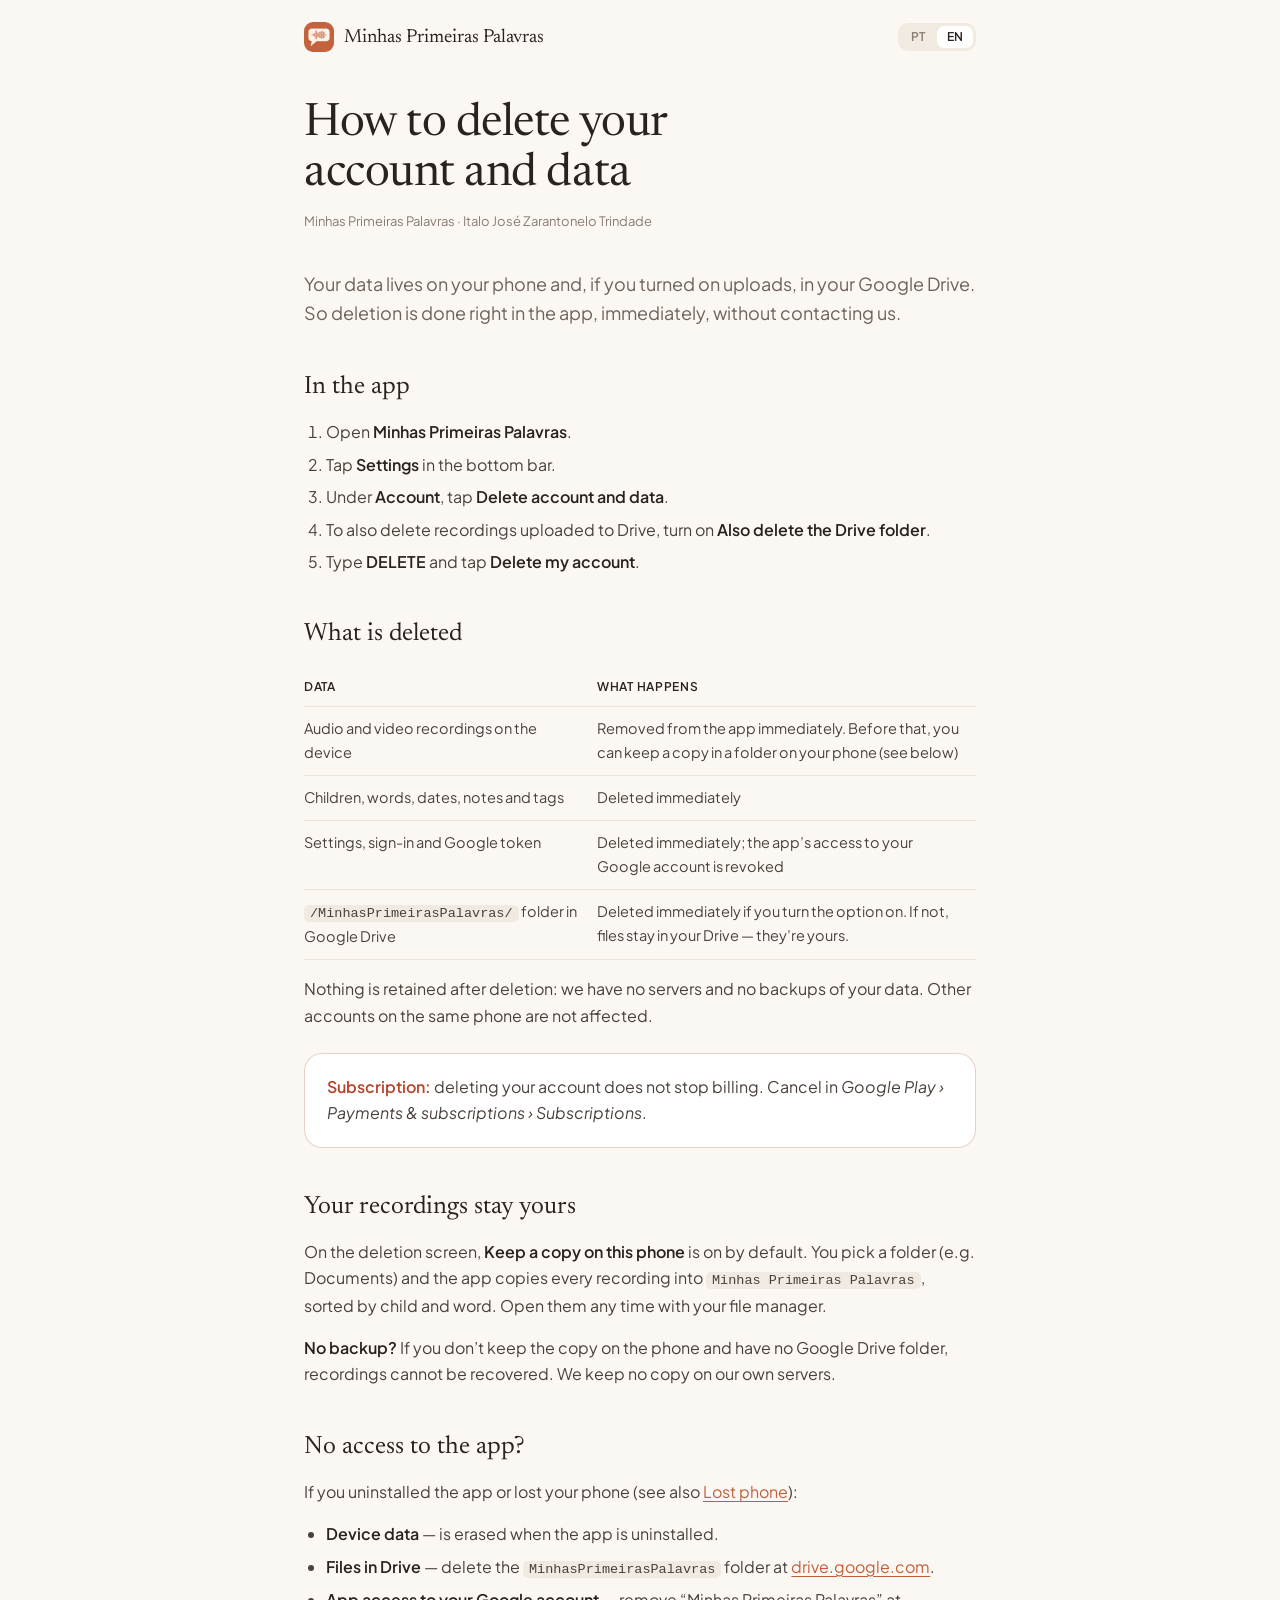
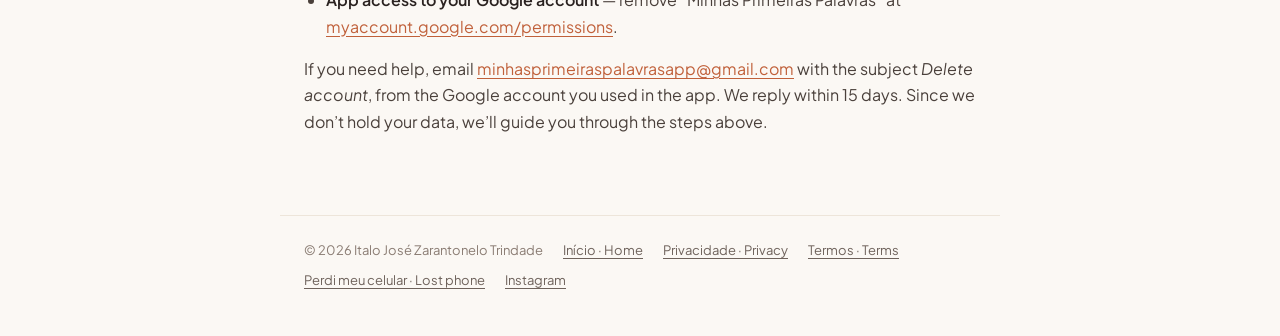
<file: excluir-conta.html>
<!doctype html>
<html lang="pt-BR">
<head>
<meta charset="utf-8">
<meta name="viewport" content="width=device-width, initial-scale=1">
<title>Excluir conta · Minhas Primeiras Palavras</title>
<link rel="icon" href="img/logo.png">
<link rel="stylesheet" href="style.css">
</head>
<body>
<header class="top">
  <a class="brand" href="./"><img class="mark" src="img/logo.png" alt="">Minhas Primeiras Palavras</a>
  <div class="lang"><button data-l="pt">PT</button><button data-l="en">EN</button></div>
</header>

<main>
<article lang="pt-BR">
  <h1>Como excluir sua conta e seus dados</h1>
  <p class="meta">Minhas Primeiras Palavras · <span>Italo José Zarantonelo Trindade</span></p>

  <p class="lead">Seus dados ficam no seu celular e, se você ativou o envio, no seu Google Drive. Por isso a exclusão é feita no próprio app, na hora, sem precisar falar com a gente.</p>

  <h2>Pelo app</h2>
  <ol>
    <li>Abra o <strong>Minhas Primeiras Palavras</strong>.</li>
    <li>Toque em <strong>Ajustes</strong>, na barra inferior.</li>
    <li>Em <strong>Conta</strong>, toque em <strong>Excluir conta e dados</strong>.</li>
    <li>Se quiser apagar também as gravações enviadas ao Drive, ligue <strong>Apagar também a pasta do Drive</strong>.</li>
    <li>Digite <strong>EXCLUIR</strong> e toque em <strong>Excluir minha conta</strong>.</li>
  </ol>

  <h2>O que é apagado</h2>
  <table>
    <tr><th>Dado</th><th>O que acontece</th></tr>
    <tr><td>Gravações de áudio e vídeo no aparelho</td><td>Apagadas do app na hora. Antes, você pode guardar uma cópia numa pasta do celular (veja abaixo)</td></tr>
    <tr><td>Crianças, palavras, datas, observações e etiquetas</td><td>Apagadas na hora</td></tr>
    <tr><td>Ajustes, login e token do Google</td><td>Apagados na hora; o acesso do app à sua conta Google é revogado</td></tr>
    <tr><td>Pasta <code>/MinhasPrimeirasPalavras/</code> no Google Drive</td><td>Apagada na hora, se você ligar a opção. Se não ligar, os arquivos continuam no seu Drive — são seus.</td></tr>
  </table>
  <p>Nada é mantido depois da exclusão: não temos servidor nem cópias de segurança dos seus dados. Os dados de outras contas no mesmo celular não são afetados.</p>

  <div class="box warn">
    <p><strong>Assinatura:</strong> excluir a conta não cancela a cobrança. Cancele em <em>Google Play › Pagamentos e assinaturas › Assinaturas</em>.</p>
  </div>

  <h2>Suas gravações continuam suas</h2>
  <p>Na tela de exclusão, a opção <strong>Guardar uma cópia no celular</strong> vem ligada. Você escolhe uma pasta (ex.: Documentos) e o app copia todas as gravações para <code>Minhas Primeiras Palavras</code>, separadas por criança e palavra. Depois é só abrir pelo gerenciador de arquivos.</p>
  <p><strong>Sem backup?</strong> Se você não guardar a cópia no celular e não tiver a pasta no Google Drive, as gravações não podem ser recuperadas. Não guardamos cópia em servidor próprio.</p>

  <h2>Sem acesso ao app?</h2>
  <p>Se você desinstalou o app ou perdeu o celular (veja também <a href="perdi-celular.html">Perdi meu celular</a>):</p>
  <ul>
    <li><strong>Dados do aparelho</strong> — são apagados quando o app é desinstalado.</li>
    <li><strong>Arquivos no Drive</strong> — apague a pasta <code>MinhasPrimeirasPalavras</code> em <a href="https://drive.google.com">drive.google.com</a>.</li>
    <li><strong>Acesso do app à sua conta Google</strong> — remova “Minhas Primeiras Palavras” em <a href="https://myaccount.google.com/permissions">myaccount.google.com/permissions</a>.</li>
  </ul>
  <p>Se precisar de ajuda, escreva para <a href="mailto:minhasprimeiraspalavrasapp@gmail.com">minhasprimeiraspalavrasapp@gmail.com</a> com o assunto <em>Excluir conta</em>, usando o e-mail da conta Google usada no app. Respondemos em até 15 dias. Como não guardamos seus dados, vamos orientar você nos passos acima.</p>
</article>

<article lang="en">
  <h1>How to delete your account and data</h1>
  <p class="meta">Minhas Primeiras Palavras · <span>Italo José Zarantonelo Trindade</span></p>

  <p class="lead">Your data lives on your phone and, if you turned on uploads, in your Google Drive. So deletion is done right in the app, immediately, without contacting us.</p>

  <h2>In the app</h2>
  <ol>
    <li>Open <strong>Minhas Primeiras Palavras</strong>.</li>
    <li>Tap <strong>Settings</strong> in the bottom bar.</li>
    <li>Under <strong>Account</strong>, tap <strong>Delete account and data</strong>.</li>
    <li>To also delete recordings uploaded to Drive, turn on <strong>Also delete the Drive folder</strong>.</li>
    <li>Type <strong>DELETE</strong> and tap <strong>Delete my account</strong>.</li>
  </ol>

  <h2>What is deleted</h2>
  <table>
    <tr><th>Data</th><th>What happens</th></tr>
    <tr><td>Audio and video recordings on the device</td><td>Removed from the app immediately. Before that, you can keep a copy in a folder on your phone (see below)</td></tr>
    <tr><td>Children, words, dates, notes and tags</td><td>Deleted immediately</td></tr>
    <tr><td>Settings, sign-in and Google token</td><td>Deleted immediately; the app’s access to your Google account is revoked</td></tr>
    <tr><td><code>/MinhasPrimeirasPalavras/</code> folder in Google Drive</td><td>Deleted immediately if you turn the option on. If not, files stay in your Drive — they’re yours.</td></tr>
  </table>
  <p>Nothing is retained after deletion: we have no servers and no backups of your data. Other accounts on the same phone are not affected.</p>

  <div class="box warn">
    <p><strong>Subscription:</strong> deleting your account does not stop billing. Cancel in <em>Google Play › Payments &amp; subscriptions › Subscriptions</em>.</p>
  </div>

  <h2>Your recordings stay yours</h2>
  <p>On the deletion screen, <strong>Keep a copy on this phone</strong> is on by default. You pick a folder (e.g. Documents) and the app copies every recording into <code>Minhas Primeiras Palavras</code>, sorted by child and word. Open them any time with your file manager.</p>
  <p><strong>No backup?</strong> If you don’t keep the copy on the phone and have no Google Drive folder, recordings cannot be recovered. We keep no copy on our own servers.</p>

  <h2>No access to the app?</h2>
  <p>If you uninstalled the app or lost your phone (see also <a href="perdi-celular.html">Lost phone</a>):</p>
  <ul>
    <li><strong>Device data</strong> — is erased when the app is uninstalled.</li>
    <li><strong>Files in Drive</strong> — delete the <code>MinhasPrimeirasPalavras</code> folder at <a href="https://drive.google.com">drive.google.com</a>.</li>
    <li><strong>App access to your Google account</strong> — remove “Minhas Primeiras Palavras” at <a href="https://myaccount.google.com/permissions">myaccount.google.com/permissions</a>.</li>
  </ul>
  <p>If you need help, email <a href="mailto:minhasprimeiraspalavrasapp@gmail.com">minhasprimeiraspalavrasapp@gmail.com</a> with the subject <em>Delete account</em>, from the Google account you used in the app. We reply within 15 days. Since we don’t hold your data, we’ll guide you through the steps above.</p>
</article>
</main>

<footer>
  <span>© 2026 <span>Italo José Zarantonelo Trindade</span></span>
  <a href="./">Início · Home</a>
  <a href="privacidade.html">Privacidade · Privacy</a>
  <a href="termos.html">Termos · Terms</a>
  <a href="perdi-celular.html">Perdi meu celular · Lost phone</a>
  <a href="https://www.instagram.com/minhasprimeiraspalavrasapp/" target="_blank" rel="noopener">Instagram</a>
</footer>
<script src="site.js?v=2"></script>
</body>
</html>
</file>
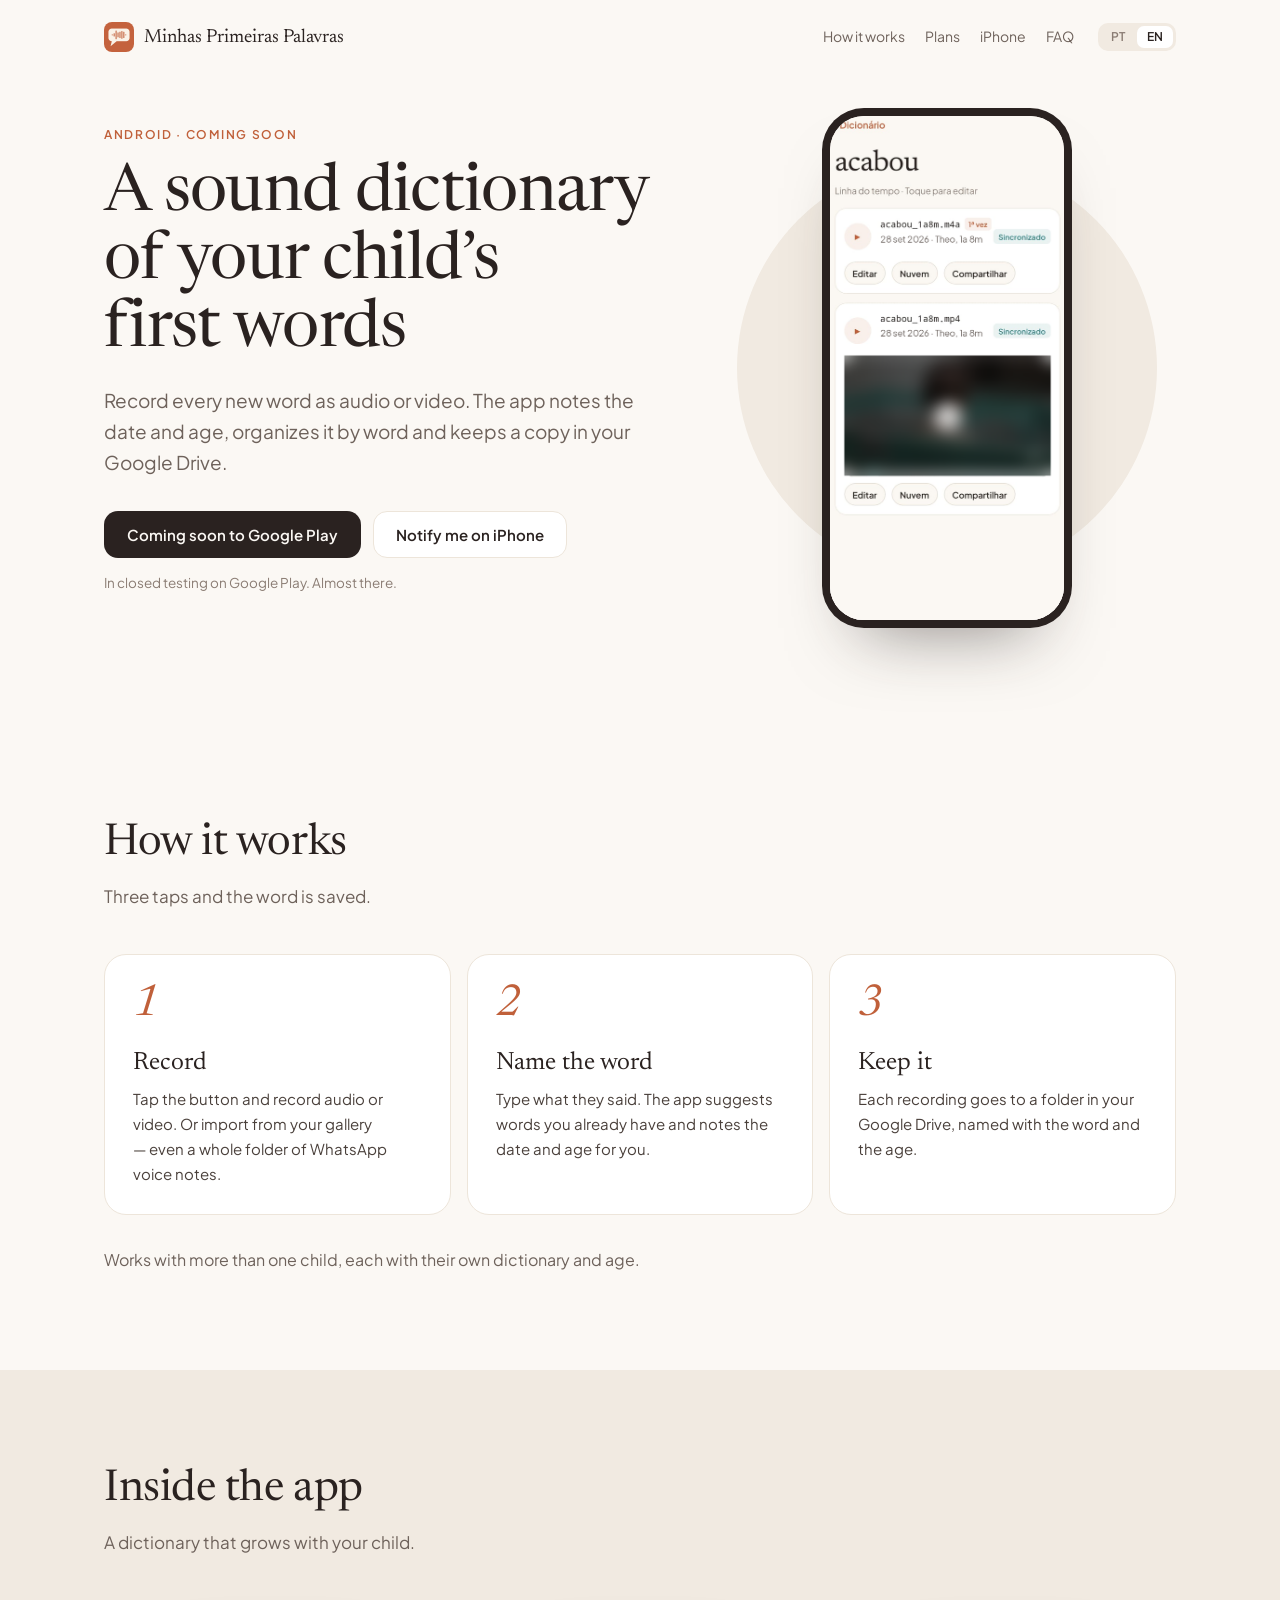
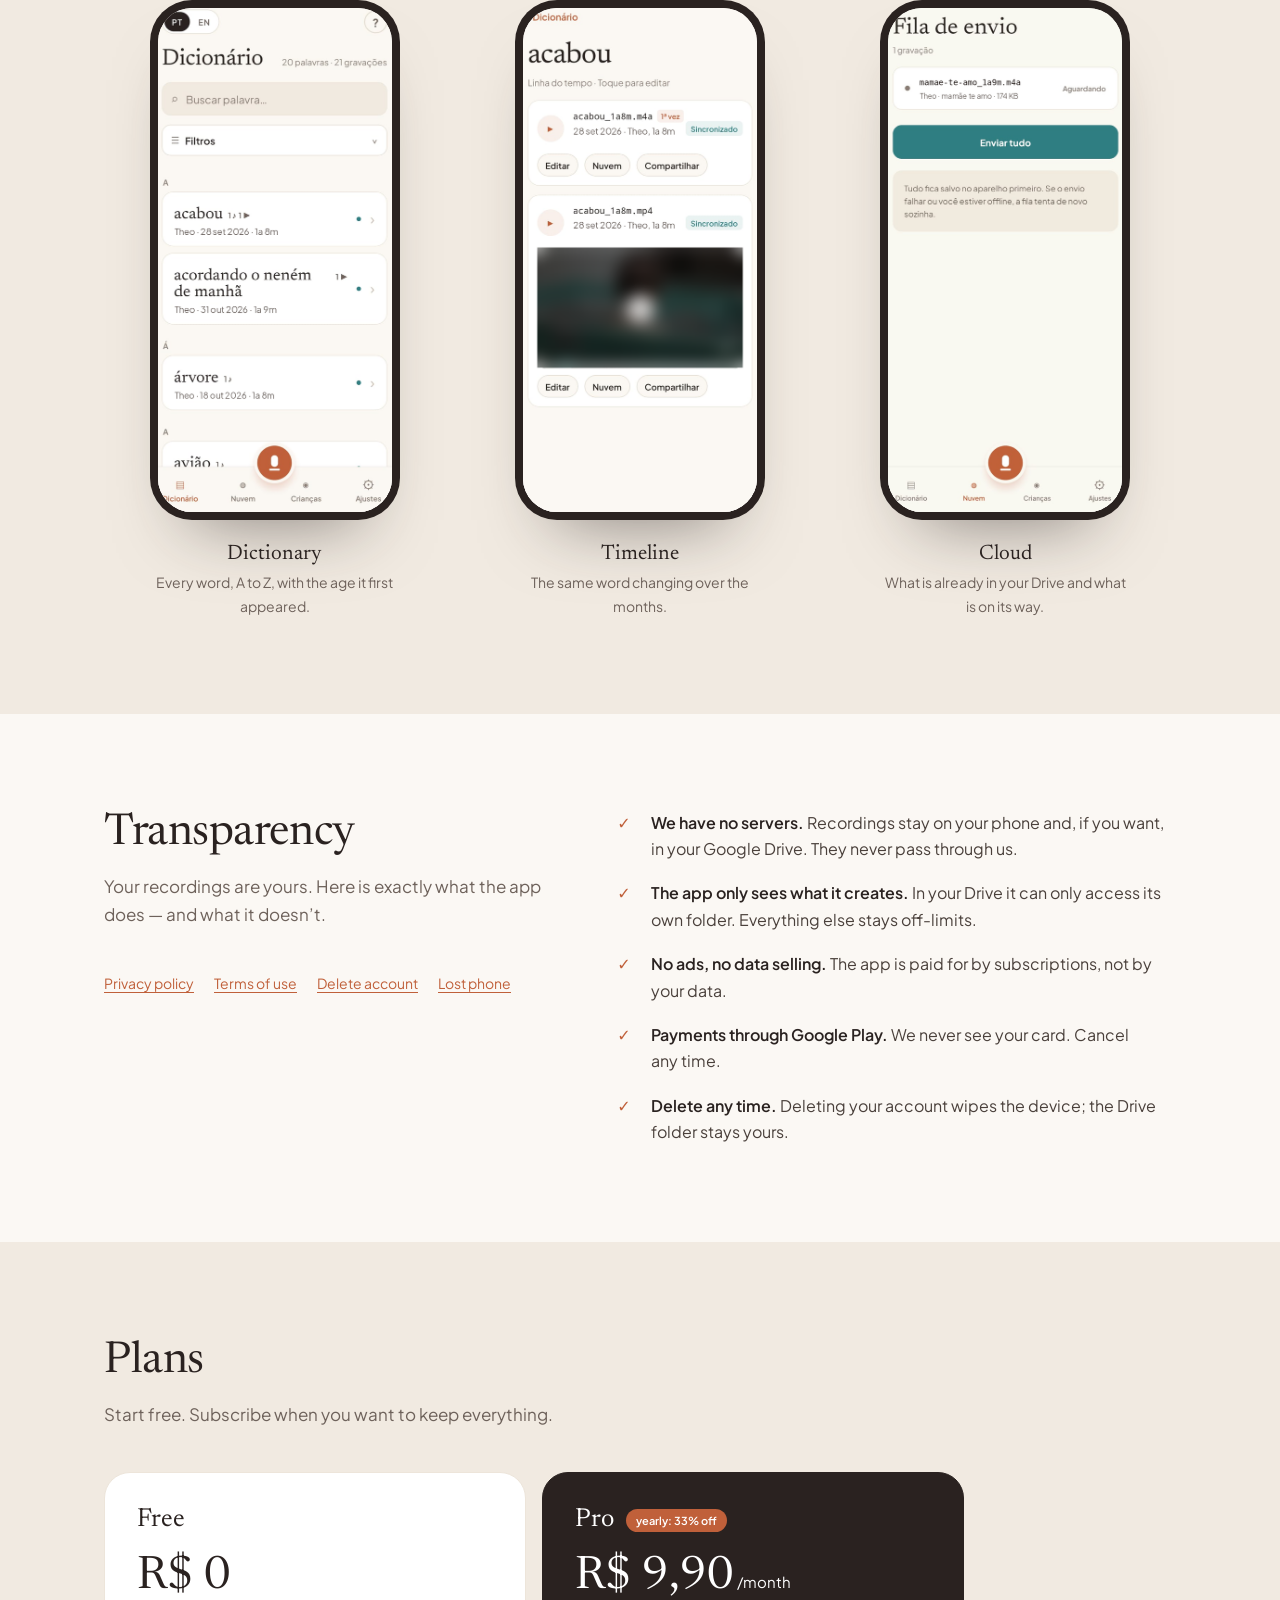
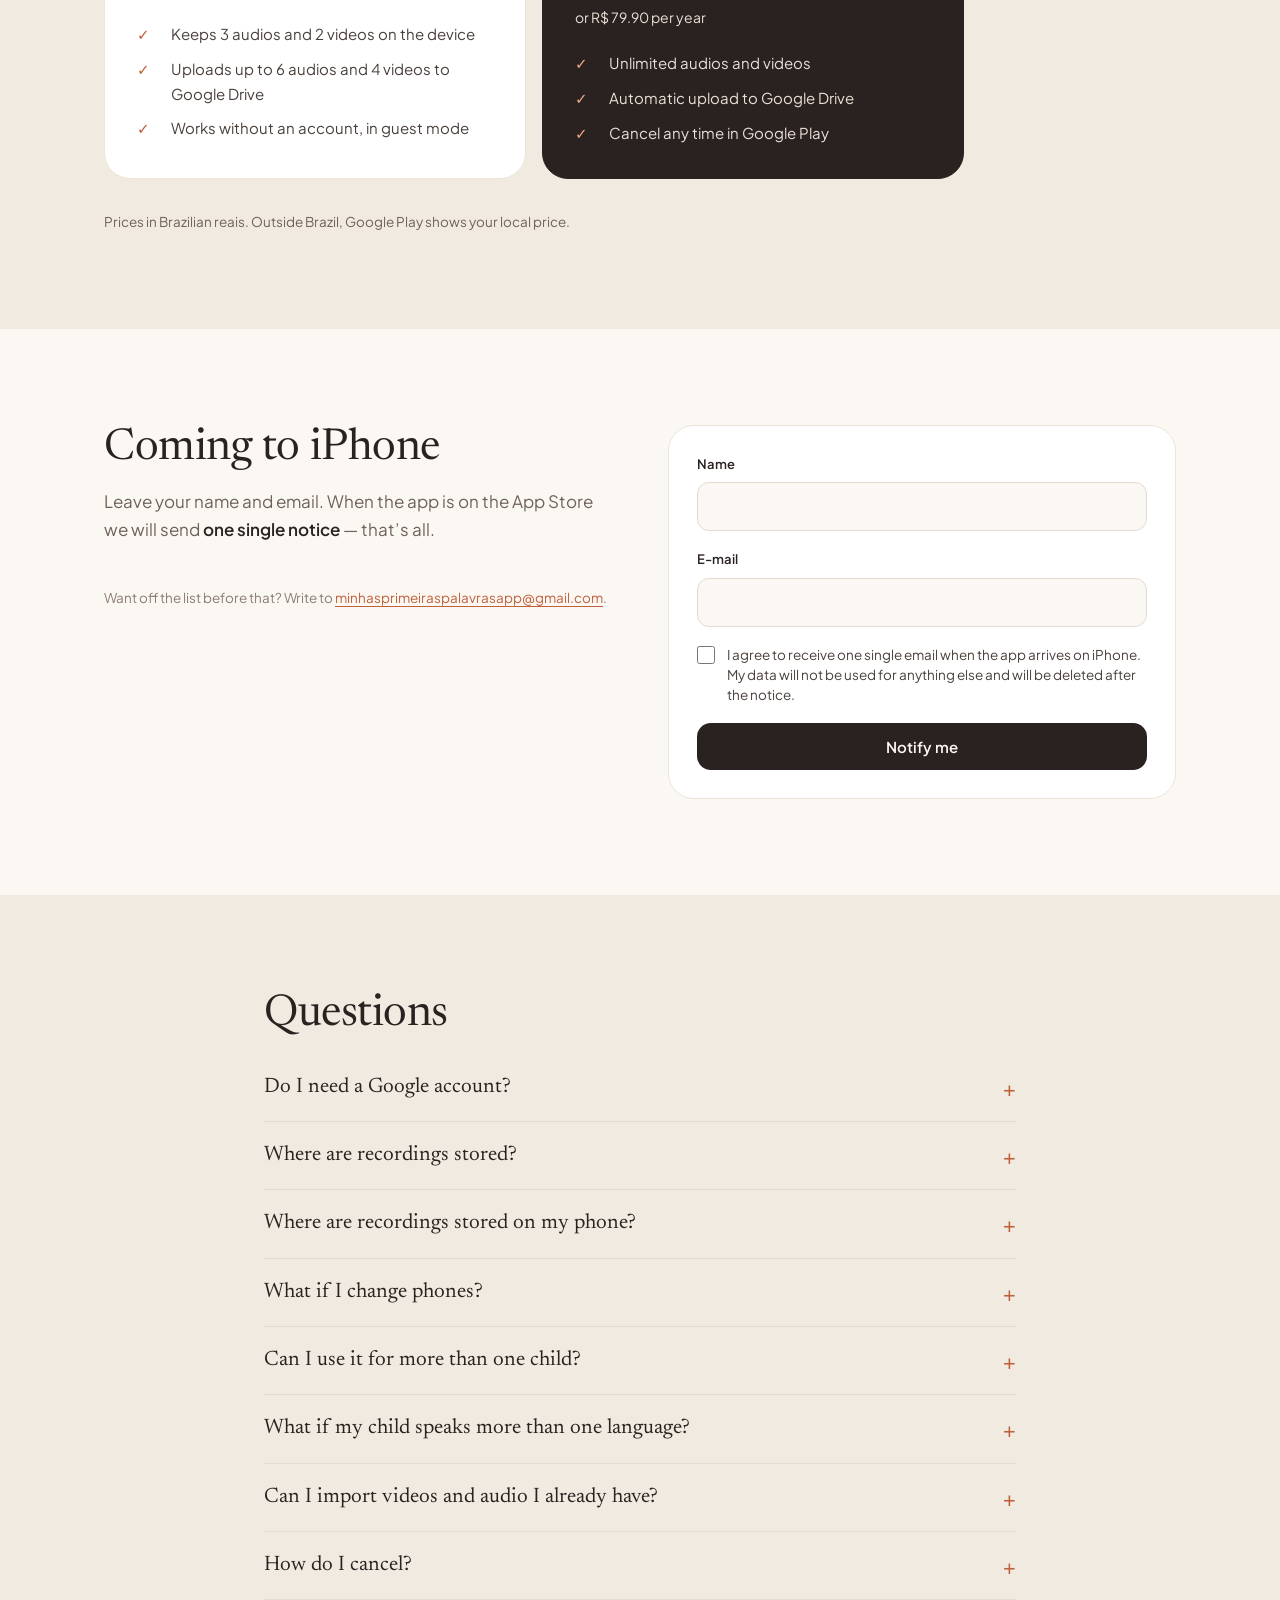
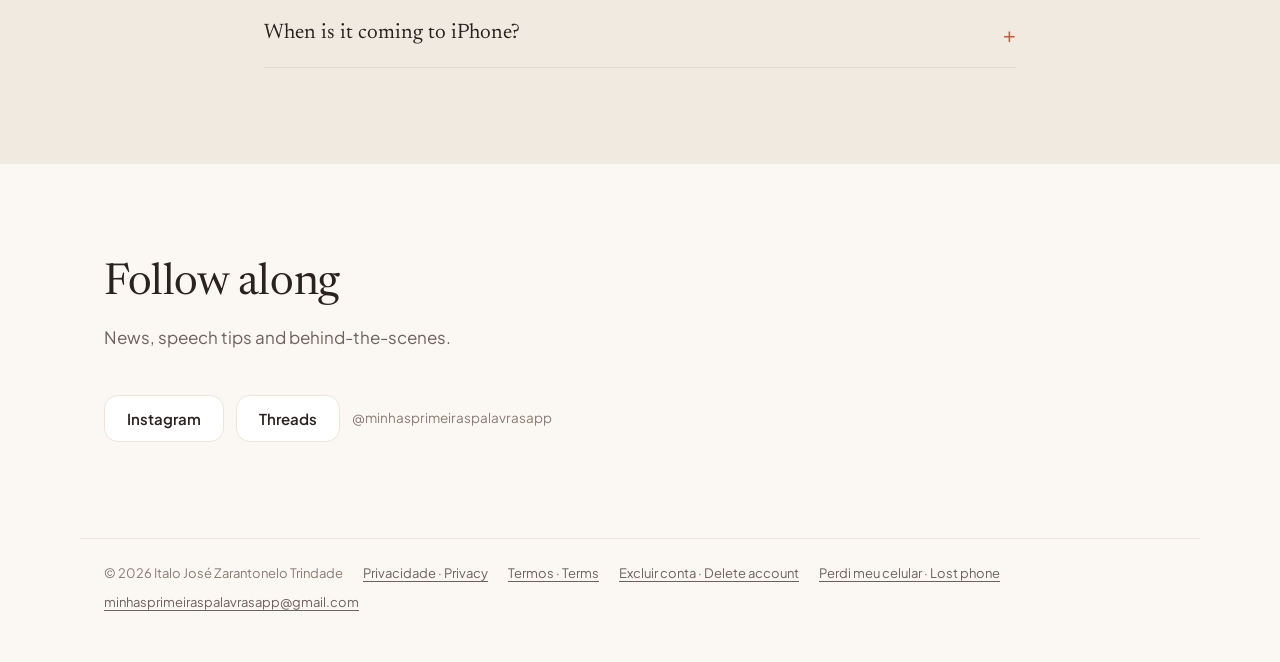
<file: index-classica.html>
<!doctype html>
<html lang="pt-BR">
<head>
<meta charset="utf-8">
<meta name="viewport" content="width=device-width, initial-scale=1">
<title>Minhas Primeiras Palavras — o dicionário sonoro da fala do seu filho</title>
<meta name="description" content="Grave e guarde as primeiras palavras do seu filho, com áudio e vídeo, no seu próprio Google Drive.">
<link rel="canonical" href="https://primeiraspalavrasapp.com.br/">
<meta property="og:title" content="Minhas Primeiras Palavras — o dicionário sonoro da fala do seu filho">
<meta property="og:description" content="Grave e guarde as primeiras palavras do seu filho, com áudio e vídeo, no seu próprio Google Drive.">
<meta property="og:image" content="https://primeiraspalavrasapp.com.br/img/og.png">
<link rel="icon" href="img/logo.png">
<link rel="stylesheet" href="style.css">
<link rel="stylesheet" href="landing.css?v=1">
</head>
<body class="landing">
<header class="top">
  <a class="brand" href="./"><img src="img/logo.png" alt="">Minhas Primeiras Palavras</a>
  <div class="top-r">
    <nav class="nav"><a href="#como"><span lang="pt-BR">Como funciona</span><span lang="en">How it works</span></a><a href="#planos"><span lang="pt-BR">Planos</span><span lang="en">Plans</span></a><a href="#ios">iPhone</a><a href="#faq"><span lang="pt-BR">Dúvidas</span><span lang="en">FAQ</span></a></nav>
    <div class="lang"><button data-l="pt">PT</button><button data-l="en">EN</button></div>
  </div>
</header>
<main class="lp">
<section class="wrap hero">
  <div>
    <p lang="pt-BR" class="eyebrow">Android · em breve</p><p lang="en" class="eyebrow">Android · coming soon</p>
    <h1 lang="pt-BR">O dicionário sonoro da fala do seu filho</h1><h1 lang="en">A sound dictionary of your child’s first words</h1>
    <p lang="pt-BR" class="lead">Grave cada palavra nova em áudio ou vídeo. O app anota a data e a idade, organiza por palavra e guarda uma cópia no seu Google Drive.</p><p lang="en" class="lead">Record every new word as audio or video. The app notes the date and age, organizes it by word and keeps a copy in your Google Drive.</p>
    <div class="ctas">
  <a class="btn pri play" data-play href="#ios"><span class="soon"><span lang="pt-BR">Em breve no Google Play</span><span lang="en">Coming soon to Google Play</span></span><span class="live"><span lang="pt-BR">Baixar no Google Play</span><span lang="en">Get it on Google Play</span></span></a>
  <a class="btn sec" href="#ios"><span lang="pt-BR">Avise-me no iPhone</span><span lang="en">Notify me on iPhone</span></a>
</div>
<p class="note soon"><span lang="pt-BR">Em teste fechado no Google Play. Falta pouco.</span><span lang="en">In closed testing on Google Play. Almost there.</span></p>
  </div>
  <div class="hero-vis"><div class="phone"><div class="scr"><img class="real" data-src="img/tela-palavra.png" alt="" onerror="this.remove()"><div class="m-s">‹ Palavras</div><div class="m-h">bola</div><div class="m-s">3 gravações · de 1a 1m a 1a 8m</div>
<div class="m-card"><div class="top"><q>bó</q><span class="m-age">1a 1m · áudio</span></div><i class="wv"><b style="height:30%"></b><b style="height:60%"></b><b style="height:90%"></b><b style="height:55%"></b><b style="height:35%"></b><b style="height:70%"></b><b style="height:40%"></b><b style="height:20%"></b><b style="height:50%"></b><b style="height:30%"></b></i></div>
<div class="m-card"><div class="top"><q>bola</q><span class="m-age">1a 4m · vídeo</span></div><div class="m-vid"></div></div>
<div class="m-card"><div class="top"><q>bóla</q><span class="m-age">1a 8m · áudio</span></div><i class="wv"><b style="height:40%"></b><b style="height:75%"></b><b style="height:55%"></b><b style="height:95%"></b><b style="height:60%"></b><b style="height:80%"></b><b style="height:45%"></b><b style="height:65%"></b><b style="height:35%"></b><b style="height:25%"></b></i></div><div class="m-tab"><span class="on">Palavras</span><span>Nuvem</span><i class="m-rec"></i><span>Filhos</span><span>Ajustes</span></div></div></div></div>
</section>
<section class="s" id="como"><div class="wrap">
  <h2 lang="pt-BR">Como funciona</h2><h2 lang="en">How it works</h2><p lang="pt-BR" class="sub">Três toques, e a palavra está guardada.</p><p lang="en" class="sub">Three taps and the word is saved.</p>
  <div class="steps">
    <div class="step"><span class="n">1</span><h3 lang="pt-BR">Grave</h3><h3 lang="en">Record</h3><p lang="pt-BR">Toque no botão e grave em áudio ou vídeo. Ou importe da galeria — e até uma pasta inteira de áudios do WhatsApp.</p><p lang="en">Tap the button and record audio or video. Or import from your gallery — even a whole folder of WhatsApp voice notes.</p></div>
    <div class="step"><span class="n">2</span><h3 lang="pt-BR">Diga a palavra</h3><h3 lang="en">Name the word</h3><p lang="pt-BR">Escreva o que ela falou. O app sugere as palavras já cadastradas e anota sozinho a data e a idade.</p><p lang="en">Type what they said. The app suggests words you already have and notes the date and age for you.</p></div>
    <div class="step"><span class="n">3</span><h3 lang="pt-BR">Guarde</h3><h3 lang="en">Keep it</h3><p lang="pt-BR">Cada gravação vai para uma pasta no seu Google Drive, com o nome da palavra e a idade no arquivo.</p><p lang="en">Each recording goes to a folder in your Google Drive, named with the word and the age.</p></div>
  </div>
  <p lang="pt-BR" class="after">Funciona com mais de um filho, cada um com o próprio dicionário e a própria idade.</p><p lang="en" class="after">Works with more than one child, each with their own dictionary and age.</p>
</div></section>
<section class="s band"><div class="wrap">
  <h2 lang="pt-BR">Por dentro do app</h2><h2 lang="en">Inside the app</h2>
  <p lang="pt-BR" class="sub">Um dicionário que cresce junto com a criança.</p><p lang="en" class="sub">A dictionary that grows with your child.</p>
  <div class="phones">
    <figure><div class="phone"><div class="scr"><img class="real" data-src="img/tela-dicionario.png" alt="" onerror="this.remove()"><div class="m-s">Lia · 1a 9m</div><div class="m-h">Palavras</div><div class="m-search">Buscar palavra</div><div><div class="m-row"><b>água</b><span class="m-age">1a 9m</span></div><div class="m-row"><b>au-au</b><span class="m-age">1a 2m</span></div><div class="m-row"><b>ball</b><span class="m-age">1a 8m</span></div><div class="m-row"><b>bola</b><span class="m-age">1a 4m</span></div><div class="m-row"><b>mamãe</b><span class="m-age">1a 0m</span></div><div class="m-row"><b>papai</b><span class="m-age">11m</span></div><div class="m-row"><b>tchau</b><span class="m-age">1a 3m</span></div></div><div class="m-tab"><span class="on">Palavras</span><span>Nuvem</span><i class="m-rec"></i><span>Filhos</span><span>Ajustes</span></div></div></div><figcaption><b lang="pt-BR">Dicionário</b><b lang="en">Dictionary</b><span lang="pt-BR">Todas as palavras, de A a Z, com a idade da primeira vez.</span><span lang="en">Every word, A to Z, with the age it first appeared.</span></figcaption></figure>
    <figure><div class="phone"><div class="scr"><img class="real" data-src="img/tela-palavra.png" alt="" onerror="this.remove()"><div class="m-s">‹ Palavras</div><div class="m-h">bola</div><div class="m-s">3 gravações · de 1a 1m a 1a 8m</div>
<div class="m-card"><div class="top"><q>bó</q><span class="m-age">1a 1m · áudio</span></div><i class="wv"><b style="height:30%"></b><b style="height:60%"></b><b style="height:90%"></b><b style="height:55%"></b><b style="height:35%"></b><b style="height:70%"></b><b style="height:40%"></b><b style="height:20%"></b><b style="height:50%"></b><b style="height:30%"></b></i></div>
<div class="m-card"><div class="top"><q>bola</q><span class="m-age">1a 4m · vídeo</span></div><div class="m-vid"></div></div>
<div class="m-card"><div class="top"><q>bóla</q><span class="m-age">1a 8m · áudio</span></div><i class="wv"><b style="height:40%"></b><b style="height:75%"></b><b style="height:55%"></b><b style="height:95%"></b><b style="height:60%"></b><b style="height:80%"></b><b style="height:45%"></b><b style="height:65%"></b><b style="height:35%"></b><b style="height:25%"></b></i></div><div class="m-tab"><span class="on">Palavras</span><span>Nuvem</span><i class="m-rec"></i><span>Filhos</span><span>Ajustes</span></div></div></div><figcaption><b lang="pt-BR">Linha do tempo</b><b lang="en">Timeline</b><span lang="pt-BR">A mesma palavra mudando com os meses.</span><span lang="en">The same word changing over the months.</span></figcaption></figure>
    <figure><div class="phone"><div class="scr"><img class="real" data-src="img/tela-nuvem.png" alt="" onerror="this.remove()"><div class="m-h">Nuvem</div><span class="m-pill">Google Drive · conectado</span>
<div class="m-q"><div class="m-s">Plano grátis · envios à nuvem</div><div class="m-lbl"><span>Áudios</span><span>2 de 6</span></div><div class="m-bar"><i style="width:33%"></i></div><div class="m-lbl"><span>Vídeos</span><span>1 de 4</span></div><div class="m-bar"><i style="width:25%"></i></div></div>
<div><div class="m-file"><span>bola · 1a 4m</span><span class="m-ok">no Drive</span></div><div class="m-file"><span>água · 1a 9m</span><span>enviando…</span></div><div class="m-file"><span>ball · 1a 8m</span><span>na fila</span></div></div>
<div class="m-cta">Assinar para enviar sem limite</div><div class="m-tab"><span>Palavras</span><span class="on">Nuvem</span><i class="m-rec"></i><span>Filhos</span><span>Ajustes</span></div></div></div><figcaption><b lang="pt-BR">Nuvem</b><b lang="en">Cloud</b><span lang="pt-BR">O que já está no seu Drive e o que ainda vai.</span><span lang="en">What is already in your Drive and what is on its way.</span></figcaption></figure>
  </div>
</div></section>
<section class="s" id="transparencia"><div class="wrap trust">
  <div><h2 lang="pt-BR">Transparência</h2><h2 lang="en">Transparency</h2><p lang="pt-BR" class="sub">Suas gravações são suas. Veja exatamente o que o app faz — e o que ele não faz.</p><p lang="en" class="sub">Your recordings are yours. Here is exactly what the app does — and what it doesn’t.</p>
  <p class="links"><a href="privacidade.html"><span lang="pt-BR">Política de privacidade</span><span lang="en">Privacy policy</span></a><a href="termos.html"><span lang="pt-BR">Termos de uso</span><span lang="en">Terms of use</span></a><a href="excluir-conta.html"><span lang="pt-BR">Excluir conta</span><span lang="en">Delete account</span></a><a href="perdi-celular.html"><span lang="pt-BR">Perdi meu celular</span><span lang="en">Lost phone</span></a></p></div>
  <ul class="checks">
    <li><div lang="pt-BR"><strong>Não temos servidor.</strong> As gravações ficam no seu celular e, se você quiser, no seu Google Drive. Nunca passam por nós.</div><div lang="en"><strong>We have no servers.</strong> Recordings stay on your phone and, if you want, in your Google Drive. They never pass through us.</div></li>
    <li><div lang="pt-BR"><strong>O app só enxerga o que ele cria.</strong> No seu Drive, ele acessa apenas a própria pasta. Suas outras pastas e arquivos ficam de fora.</div><div lang="en"><strong>The app only sees what it creates.</strong> In your Drive it can only access its own folder. Everything else stays off-limits.</div></li>
    <li><div lang="pt-BR"><strong>Sem anúncios e sem venda de dados.</strong> O app se paga pela assinatura, não pelos seus dados.</div><div lang="en"><strong>No ads, no data selling.</strong> The app is paid for by subscriptions, not by your data.</div></li>
    <li><div lang="pt-BR"><strong>Pagamento pelo Google Play.</strong> Não vemos nem guardamos seu cartão. Cancele quando quiser.</div><div lang="en"><strong>Payments through Google Play.</strong> We never see your card. Cancel any time.</div></li>
    <li><div lang="pt-BR"><strong>Apague quando quiser.</strong> Excluir a conta remove tudo do aparelho; a pasta no Drive continua sua.</div><div lang="en"><strong>Delete any time.</strong> Deleting your account wipes the device; the Drive folder stays yours.</div></li>
  </ul>
</div></section>
<section class="s band" id="planos"><div class="wrap">
  <h2 lang="pt-BR">Planos</h2><h2 lang="en">Plans</h2>
  <p lang="pt-BR" class="sub">Comece de graça. Assine quando quiser guardar tudo.</p><p lang="en" class="sub">Start free. Subscribe when you want to keep everything.</p>
  <div class="plans">
    <div class="plan"><h3 lang="pt-BR">Grátis</h3><h3 lang="en">Free</h3><p class="price">R$ 0</p>
      <ul class="checks sm"><li><div lang="pt-BR">Guarda 3 áudios e 2 vídeos no aparelho</div><div lang="en">Keeps 3 audios and 2 videos on the device</div></li><li><div lang="pt-BR">Envia até 6 áudios e 4 vídeos ao Google Drive</div><div lang="en">Uploads up to 6 audios and 4 videos to Google Drive</div></li><li><div lang="pt-BR">Dá para usar sem conta, no modo convidado</div><div lang="en">Works without an account, in guest mode</div></li></ul></div>
    <div class="plan pro"><h3>Pro <span class="tag"><span lang="pt-BR">anual: 33% a menos</span><span lang="en">yearly: 33% off</span></span></h3><p class="price">R$ 9,90<small><span lang="pt-BR"> /mês</span><span lang="en"> /month</span></small></p><p class="alt"><span lang="pt-BR">ou R$ 79,90 por ano</span><span lang="en">or R$ 79.90 per year</span></p>
      <ul class="checks sm"><li><div lang="pt-BR">Áudios e vídeos sem limite</div><div lang="en">Unlimited audios and videos</div></li><li><div lang="pt-BR">Envio automático para o Google Drive</div><div lang="en">Automatic upload to Google Drive</div></li><li><div lang="pt-BR">Cancele quando quiser pela Google Play</div><div lang="en">Cancel any time in Google Play</div></li></ul></div>
  </div>
  <p lang="pt-BR" class="note after">Preços em reais. Fora do Brasil, o Google Play mostra o valor na sua moeda.</p><p lang="en" class="note after">Prices in Brazilian reais. Outside Brazil, Google Play shows your local price.</p>
</div></section>
<section class="s" id="ios"><div class="wrap ios">
  <div><h2 lang="pt-BR">Chegando ao iPhone</h2><h2 lang="en">Coming to iPhone</h2>
    <p lang="pt-BR" class="sub">Deixe seu nome e e-mail. Quando o app estiver na App Store, mandamos <strong>um único aviso</strong> — e só.</p><p lang="en" class="sub">Leave your name and email. When the app is on the App Store we will send <strong>one single notice</strong> — that’s all.</p>
    <p lang="pt-BR" class="note">Quer tirar seu nome da lista antes disso? Escreva para <a href="mailto:minhasprimeiraspalavrasapp@gmail.com">minhasprimeiraspalavrasapp@gmail.com</a>.</p><p lang="en" class="note">Want off the list before that? Write to <a href="mailto:minhasprimeiraspalavrasapp@gmail.com">minhasprimeiraspalavrasapp@gmail.com</a>.</p>
  </div>
  <form class="wl" data-waitlist novalidate>
    <div class="fields">
      <label class="f"><span lang="pt-BR">Nome</span><span lang="en">Name</span><input type="text" name="nome" autocomplete="given-name" maxlength="80" required></label>
      <label class="f">E-mail<input type="email" name="email" autocomplete="email" maxlength="120" required></label>
      <label class="consent"><input type="checkbox" name="consent" value="sim" required><span lang="pt-BR">Concordo em receber um único e-mail avisando quando o app chegar ao iPhone. Meus dados não serão usados para nada além disso e serão apagados depois do aviso.</span><span lang="en">I agree to receive one single email when the app arrives on iPhone. My data will not be used for anything else and will be deleted after the notice.</span></label>
      <input class="hp" type="text" name="site" tabindex="-1" autocomplete="off" aria-hidden="true">
      <button class="btn pri" type="submit"><span lang="pt-BR">Avise-me</span><span lang="en">Notify me</span></button>
    </div>
    <p class="msg ok"><span lang="pt-BR">Pronto! Você vai receber um único e-mail quando o app chegar ao iPhone.</span><span lang="en">Done! You will get one single email when the app arrives on iPhone.</span></p>
    <p class="msg bad"><span lang="pt-BR">Preencha nome, e-mail válido e marque a autorização.</span><span lang="en">Please fill in your name, a valid email and tick the consent box.</span></p>
    <p class="msg err"><span lang="pt-BR">Não conseguimos registrar agora. Tente de novo ou escreva para minhasprimeiraspalavrasapp@gmail.com.</span><span lang="en">We couldn’t save it right now. Try again or write to minhasprimeiraspalavrasapp@gmail.com.</span></p>
  </form>
</div></section>
<section class="s band" id="faq"><div class="wrap narrow">
  <h2 lang="pt-BR">Dúvidas</h2><h2 lang="en">Questions</h2>
  <details><summary><span lang="pt-BR">Preciso de conta Google?</span><span lang="en">Do I need a Google account?</span></summary><p lang="pt-BR">Não para começar: o modo convidado grava no aparelho. Para guardar no Drive e assinar, você entra com o Google.</p><p lang="en">Not to start: guest mode records on the device. To back up to Drive and subscribe, you sign in with Google.</p></details>
  <details><summary><span lang="pt-BR">Onde ficam as gravações?</span><span lang="en">Where are recordings stored?</span></summary><p lang="pt-BR">No seu celular e, se você ativar, numa pasta do seu próprio Google Drive. Nós não temos cópia.</p><p lang="en">On your phone and, if you turn it on, in a folder in your own Google Drive. We keep no copy.</p></details>
  <details><summary><span lang="pt-BR">Onde ficam as gravações no celular?</span><span lang="en">Where are recordings stored on my phone?</span></summary><p lang="pt-BR">Você escolhe. Em Ajustes, escolha uma pasta, por exemplo Documentos, e as gravações passam a ficar em “Minhas Primeiras Palavras”, separadas por criança e palavra. Elas são suas: aparecem no app Arquivos e continuam no celular mesmo se você desinstalar o app. Sem pasta escolhida, ficam dentro do app, e aí o Android as apaga junto com ele.</p><p lang="en">You choose. In Settings, pick a folder, like Documents, and recordings will live in “Minhas Primeiras Palavras”, sorted by child and word. They are yours: they show up in the Files app and stay on the phone even if you uninstall the app. With no folder chosen, they live inside the app, and Android deletes them along with it.</p></details>
  <details><summary><span lang="pt-BR">E se eu trocar de celular?</span><span lang="en">What if I change phones?</span></summary><p lang="pt-BR">Entre com a mesma conta Google no aparelho novo: o app encontra suas gravações no Drive e baixa de volta.</p><p lang="en">Sign in with the same Google account on the new phone: the app finds your recordings in Drive and brings them back.</p></details>
  <details><summary><span lang="pt-BR">Dá para usar com mais de um filho?</span><span lang="en">Can I use it for more than one child?</span></summary><p lang="pt-BR">Sim. Cada criança tem o próprio dicionário e a idade é calculada para cada uma.</p><p lang="en">Yes. Each child has their own dictionary, and the age is calculated for each one.</p></details>
  <details><summary><span lang="pt-BR">E se a criança fala mais de um idioma?</span><span lang="en">What if my child speaks more than one language?</span></summary><p lang="pt-BR">Grave cada palavra como ela falou. Para separar os idiomas, crie uma etiqueta para cada um, como “Português” e “Inglês”, e marque nas gravações. Depois é só filtrar o dicionário pela etiqueta.</p><p lang="en">Record each word the way they said it. To keep languages apart, create a tag for each one, like “Portuguese” and “English”, and add it to the recordings. Then filter the dictionary by tag.</p></details>
  <details><summary><span lang="pt-BR">Posso importar vídeos e áudios que já tenho?</span><span lang="en">Can I import videos and audio I already have?</span></summary><p lang="pt-BR">Sim. Traga vídeos da galeria e áudios do celular, inclusive a pasta de áudios do WhatsApp. Cada arquivo entra com a data original.</p><p lang="en">Yes. Bring in videos from your gallery and audio from your phone, including the WhatsApp voice notes folder. Each file keeps its original date.</p></details>
  <details><summary><span lang="pt-BR">Como cancelo a assinatura?</span><span lang="en">How do I cancel?</span></summary><p lang="pt-BR">Pelo Google Play, em Pagamentos e assinaturas. Suas gravações continuam no aparelho e no Drive.</p><p lang="en">In Google Play, under Payments & subscriptions. Your recordings stay on the device and in Drive.</p></details>
  <details><summary><span lang="pt-BR">Quando chega ao iPhone?</span><span lang="en">When is it coming to iPhone?</span></summary><p lang="pt-BR">Estamos trabalhando nisso. Deixe seu e-mail acima e avisamos no dia.</p><p lang="en">We’re working on it. Leave your email above and we’ll tell you on the day.</p></details>
</div></section>
<!-- Depoimentos: tire o "hidden" quando tiver depoimentos reais dos testadores (com autorização). -->
<section class="s" id="depoimentos" hidden><div class="wrap">
  <h2 lang="pt-BR">Quem já usa</h2><h2 lang="en">From families using it</h2>
  <div class="quotes">
    <blockquote><p>“…”</p><cite>Nome, mãe/pai de …</cite></blockquote>
    <blockquote><p>“…”</p><cite>Nome, mãe/pai de …</cite></blockquote>
    <blockquote><p>“…”</p><cite>Nome, mãe/pai de …</cite></blockquote>
  </div>
</div></section>
<section class="s social-s"><div class="wrap">
  <h2 lang="pt-BR">Acompanhe</h2><h2 lang="en">Follow along</h2>
  <p lang="pt-BR" class="sub">Novidades, dicas de fala e bastidores do app.</p><p lang="en" class="sub">News, speech tips and behind-the-scenes.</p>
  <div class="social"><a class="btn sec" href="https://www.instagram.com/minhasprimeiraspalavrasapp/" target="_blank" rel="noopener">Instagram</a><a class="btn sec" href="https://www.threads.com/@minhasprimeiraspalavrasapp" target="_blank" rel="noopener">Threads</a><span class="note">@minhasprimeiraspalavrasapp</span></div>
</div></section>
</main>
<footer>
  <span>© 2026 <span data-fill="owner">Italo José Zarantonelo Trindade</span></span>
  <a href="privacidade.html">Privacidade · Privacy</a>
  <a href="termos.html">Termos · Terms</a>
  <a href="excluir-conta.html">Excluir conta · Delete account</a>
  <a href="perdi-celular.html">Perdi meu celular · Lost phone</a>
  <a href="mailto:minhasprimeiraspalavrasapp@gmail.com">minhasprimeiraspalavrasapp@gmail.com</a>
</footer>
<script src="site.js?v=3"></script>
</body>
</html>
</file>
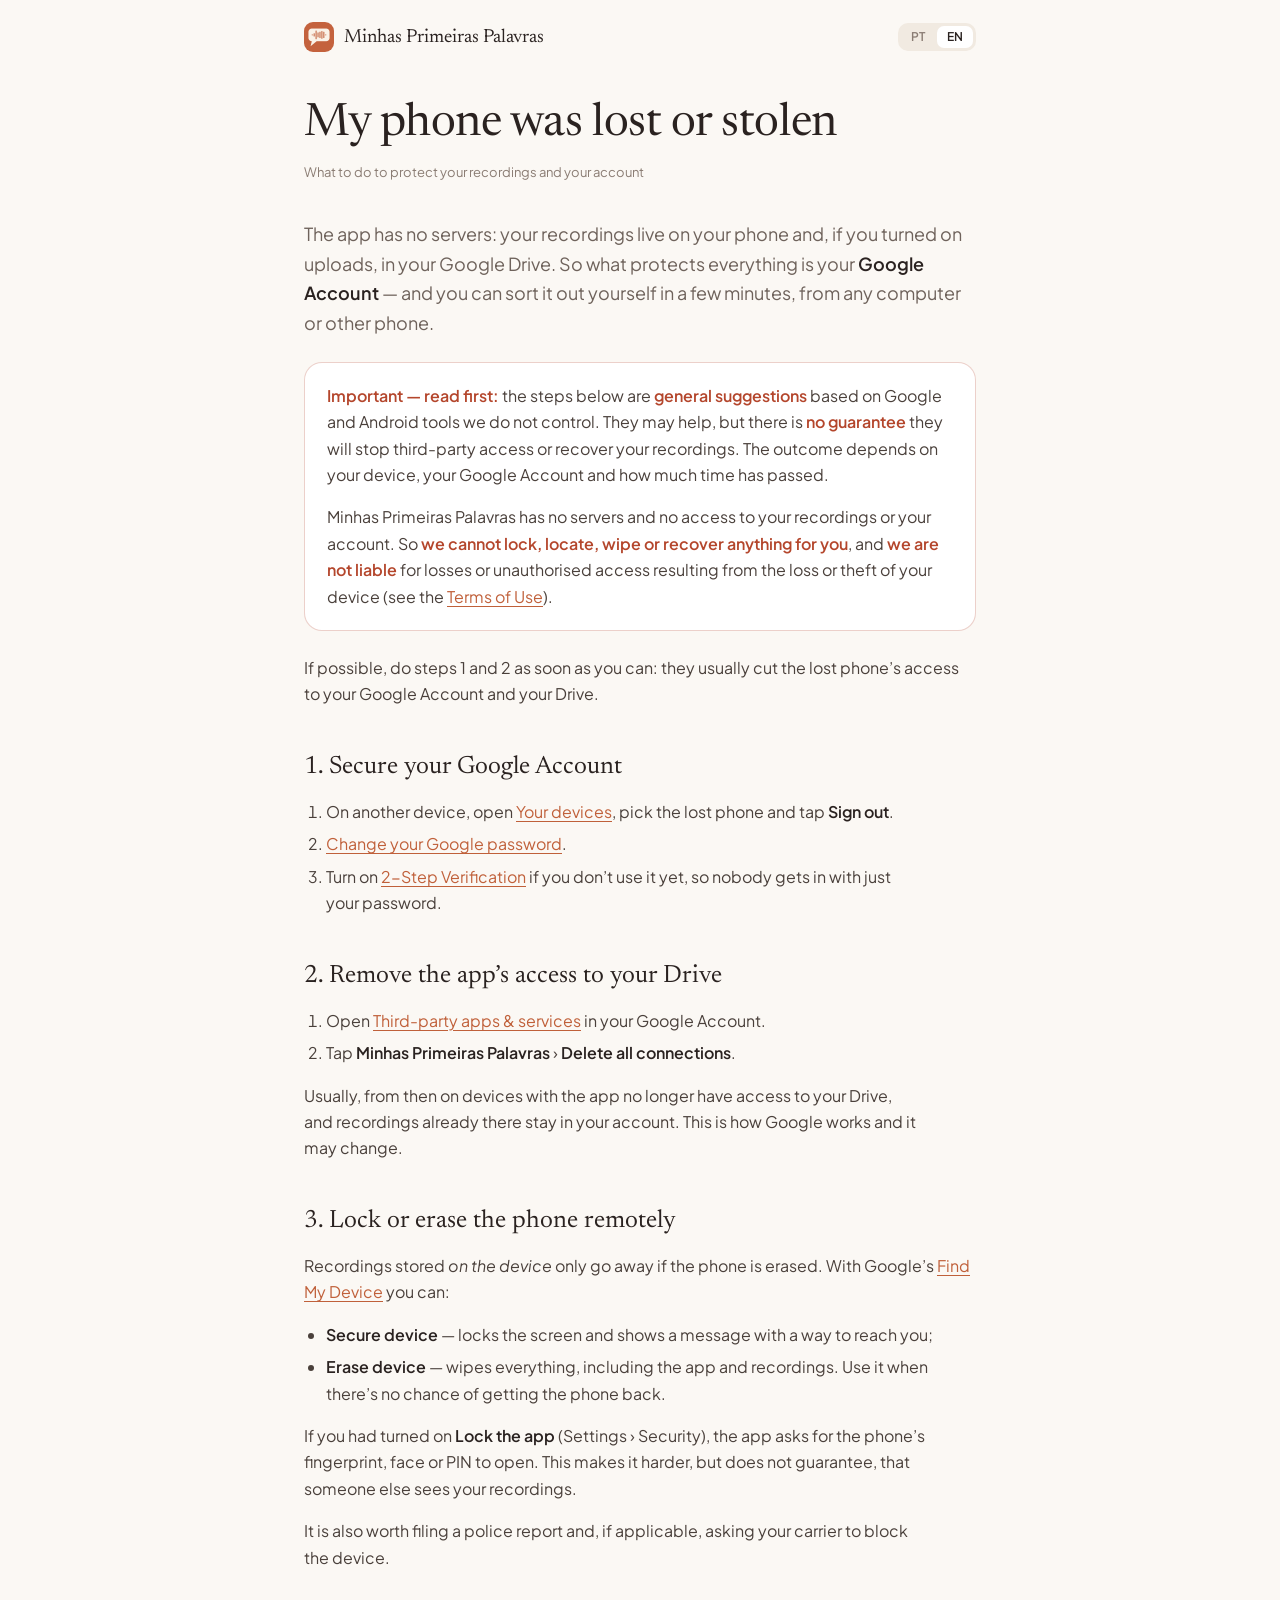
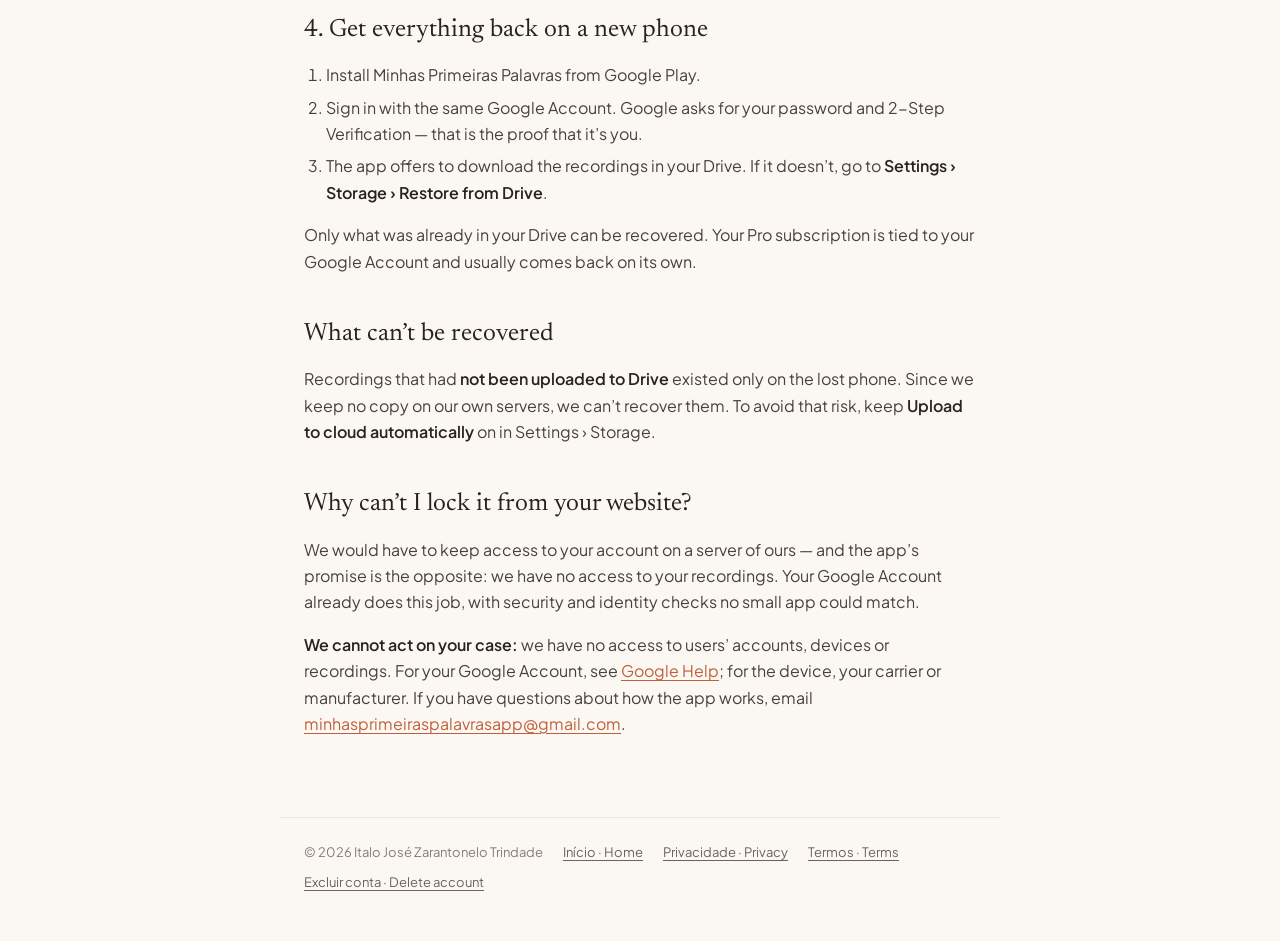
<file: perdi-celular.html>
<!doctype html>
<html lang="pt-BR">
<head>
<meta charset="utf-8">
<meta name="viewport" content="width=device-width, initial-scale=1">
<title>Perdi meu celular · Minhas Primeiras Palavras</title>
<link rel="icon" href="img/logo.png">
<link rel="stylesheet" href="style.css">
</head>
<body>
<header class="top">
  <a class="brand" href="./"><img class="mark" src="img/logo.png" alt="">Minhas Primeiras Palavras</a>
  <div class="lang"><button data-l="pt">PT</button><button data-l="en">EN</button></div>
</header>

<main>
<article lang="pt-BR">
  <h1>Perdi meu celular ou ele foi roubado</h1>
  <p class="meta">O que fazer para proteger as gravações e a sua conta</p>

  <p class="lead">O app não tem servidor: suas gravações ficam no celular e, se você ativou o envio, no seu Google Drive. Por isso, quem protege tudo é a sua <strong>Conta Google</strong> — e você mesmo resolve em poucos minutos, de qualquer computador ou outro celular.</p>

  <div class="box warn">
    <p><strong>Importante — leia antes:</strong> as orientações abaixo são <strong>sugestões gerais</strong>, baseadas em ferramentas do Google e do Android que não controlamos. Elas podem ajudar, mas <strong>não há garantia</strong> de que vão impedir o acesso de terceiros ou recuperar suas gravações. O resultado depende do seu aparelho, da sua Conta Google e de quanto tempo se passou.</p>
    <p>O Minhas Primeiras Palavras não tem servidor e não tem acesso às suas gravações nem à sua conta. Por isso, <strong>não temos como bloquear, localizar, apagar ou recuperar nada por você</strong>, e <strong>não nos responsabilizamos</strong> por perdas ou acessos indevidos decorrentes da perda, furto ou roubo do aparelho (veja os <a href="termos.html">Termos de Uso</a>).</p>
  </div>

  <p>Se possível, faça os passos 1 e 2 o quanto antes: eles costumam cortar o acesso do celular perdido à sua Conta Google e ao seu Drive.</p>

  <h2>1. Proteja sua Conta Google</h2>
  <ol>
    <li>Em outro aparelho, entre em <a href="https://myaccount.google.com/device-activity" target="_blank" rel="noopener">Seus dispositivos</a>, escolha o celular perdido e toque em <strong>Sair</strong>.</li>
    <li><a href="https://myaccount.google.com/signinoptions/password" target="_blank" rel="noopener">Troque a senha do Google</a>.</li>
    <li>Ative a <a href="https://myaccount.google.com/signinoptions/twosv" target="_blank" rel="noopener">verificação em duas etapas</a>, se ainda não usa. Assim, ninguém entra na sua conta só com a senha.</li>
  </ol>

  <h2>2. Remova o acesso do app ao seu Drive</h2>
  <ol>
    <li>Abra <a href="https://myaccount.google.com/permissions" target="_blank" rel="noopener">Apps e serviços de terceiros</a> na sua Conta Google.</li>
    <li>Toque em <strong>Minhas Primeiras Palavras</strong> › <strong>Excluir todas as conexões</strong>.</li>
  </ol>
  <p>Normalmente, a partir daí os aparelhos com o app deixam de ter acesso ao seu Drive, e as gravações que já estão lá continuam na sua conta. Esse funcionamento é do Google e pode mudar.</p>

  <h2>3. Bloqueie ou apague o celular à distância</h2>
  <p>As gravações que estão <em>no aparelho</em> só saem de lá se o celular for apagado. Pelo <a href="https://www.google.com/android/find" target="_blank" rel="noopener">Encontre Meu Dispositivo</a> do Google você pode:</p>
  <ul>
    <li><strong>Proteger o dispositivo</strong> — bloqueia a tela e mostra uma mensagem com um contato seu;</li>
    <li><strong>Apagar dados do dispositivo</strong> — apaga tudo, inclusive o app e as gravações. Use quando não houver chance de recuperar o celular.</li>
  </ul>
  <p>Se você tinha ligado o <strong>Bloquear o app</strong> (em Ajustes › Segurança), o app pede a digital, o rosto ou o PIN do celular para abrir. Isso dificulta, mas não garante, que outra pessoa veja as gravações.</p>
  <p>Também vale registrar um boletim de ocorrência e, se for o caso, pedir o bloqueio do aparelho à sua operadora.</p>

  <h2>4. Recupere tudo no celular novo</h2>
  <ol>
    <li>Instale o Minhas Primeiras Palavras pela Google Play.</li>
    <li>Entre com a mesma Conta Google. O Google pede sua senha e a verificação em duas etapas — é essa a confirmação de que é você.</li>
    <li>O app oferece baixar as gravações que estão no Drive. Se não aparecer, vá em <strong>Ajustes › Armazenamento › Recuperar do Drive</strong>.</li>
  </ol>
  <p>Só é possível recuperar o que já estava no seu Drive. A assinatura Pro fica ligada à sua Conta Google e costuma voltar sozinha.</p>

  <h2>O que não dá para recuperar</h2>
  <p>Gravações que ainda <strong>não tinham sido enviadas ao Drive</strong> só existiam no celular perdido. Como não guardamos cópia em servidor próprio, não conseguimos recuperá-las. Para não correr esse risco, deixe ligado o <strong>Enviar para a nuvem automaticamente</strong> em Ajustes › Armazenamento.</p>

  <h2>Por que não dá para bloquear pelo nosso site?</h2>
  <p>Para isso, precisaríamos guardar o acesso à sua conta num servidor nosso — e a promessa do app é justamente o contrário: não temos acesso às suas gravações. A Conta Google já faz esse papel, com segurança e verificação de identidade que nenhum app pequeno conseguiria igualar.</p>

  <p><strong>Não conseguimos agir sobre o seu caso:</strong> não temos acesso a contas, aparelhos ou gravações de usuários. Para a sua Conta Google, procure a <a href="https://support.google.com/accounts" target="_blank" rel="noopener">Ajuda do Google</a>; para o aparelho, a sua operadora ou o fabricante. Se tiver dúvidas sobre como o app funciona, escreva para <a href="mailto:minhasprimeiraspalavrasapp@gmail.com">minhasprimeiraspalavrasapp@gmail.com</a>.</p>
</article>

<article lang="en">
  <h1>My phone was lost or stolen</h1>
  <p class="meta">What to do to protect your recordings and your account</p>

  <p class="lead">The app has no servers: your recordings live on your phone and, if you turned on uploads, in your Google Drive. So what protects everything is your <strong>Google Account</strong> — and you can sort it out yourself in a few minutes, from any computer or other phone.</p>

  <div class="box warn">
    <p><strong>Important — read first:</strong> the steps below are <strong>general suggestions</strong> based on Google and Android tools we do not control. They may help, but there is <strong>no guarantee</strong> they will stop third-party access or recover your recordings. The outcome depends on your device, your Google Account and how much time has passed.</p>
    <p>Minhas Primeiras Palavras has no servers and no access to your recordings or your account. So <strong>we cannot lock, locate, wipe or recover anything for you</strong>, and <strong>we are not liable</strong> for losses or unauthorised access resulting from the loss or theft of your device (see the <a href="termos.html">Terms of Use</a>).</p>
  </div>

  <p>If possible, do steps 1 and 2 as soon as you can: they usually cut the lost phone’s access to your Google Account and your Drive.</p>

  <h2>1. Secure your Google Account</h2>
  <ol>
    <li>On another device, open <a href="https://myaccount.google.com/device-activity" target="_blank" rel="noopener">Your devices</a>, pick the lost phone and tap <strong>Sign out</strong>.</li>
    <li><a href="https://myaccount.google.com/signinoptions/password" target="_blank" rel="noopener">Change your Google password</a>.</li>
    <li>Turn on <a href="https://myaccount.google.com/signinoptions/twosv" target="_blank" rel="noopener">2-Step Verification</a> if you don’t use it yet, so nobody gets in with just your password.</li>
  </ol>

  <h2>2. Remove the app’s access to your Drive</h2>
  <ol>
    <li>Open <a href="https://myaccount.google.com/permissions" target="_blank" rel="noopener">Third-party apps &amp; services</a> in your Google Account.</li>
    <li>Tap <strong>Minhas Primeiras Palavras</strong> › <strong>Delete all connections</strong>.</li>
  </ol>
  <p>Usually, from then on devices with the app no longer have access to your Drive, and recordings already there stay in your account. This is how Google works and it may change.</p>

  <h2>3. Lock or erase the phone remotely</h2>
  <p>Recordings stored <em>on the device</em> only go away if the phone is erased. With Google’s <a href="https://www.google.com/android/find" target="_blank" rel="noopener">Find My Device</a> you can:</p>
  <ul>
    <li><strong>Secure device</strong> — locks the screen and shows a message with a way to reach you;</li>
    <li><strong>Erase device</strong> — wipes everything, including the app and recordings. Use it when there’s no chance of getting the phone back.</li>
  </ul>
  <p>If you had turned on <strong>Lock the app</strong> (Settings › Security), the app asks for the phone’s fingerprint, face or PIN to open. This makes it harder, but does not guarantee, that someone else sees your recordings.</p>
  <p>It is also worth filing a police report and, if applicable, asking your carrier to block the device.</p>

  <h2>4. Get everything back on a new phone</h2>
  <ol>
    <li>Install Minhas Primeiras Palavras from Google Play.</li>
    <li>Sign in with the same Google Account. Google asks for your password and 2-Step Verification — that is the proof that it’s you.</li>
    <li>The app offers to download the recordings in your Drive. If it doesn’t, go to <strong>Settings › Storage › Restore from Drive</strong>.</li>
  </ol>
  <p>Only what was already in your Drive can be recovered. Your Pro subscription is tied to your Google Account and usually comes back on its own.</p>

  <h2>What can’t be recovered</h2>
  <p>Recordings that had <strong>not been uploaded to Drive</strong> existed only on the lost phone. Since we keep no copy on our own servers, we can’t recover them. To avoid that risk, keep <strong>Upload to cloud automatically</strong> on in Settings › Storage.</p>

  <h2>Why can’t I lock it from your website?</h2>
  <p>We would have to keep access to your account on a server of ours — and the app’s promise is the opposite: we have no access to your recordings. Your Google Account already does this job, with security and identity checks no small app could match.</p>

  <p><strong>We cannot act on your case:</strong> we have no access to users’ accounts, devices or recordings. For your Google Account, see <a href="https://support.google.com/accounts" target="_blank" rel="noopener">Google Help</a>; for the device, your carrier or manufacturer. If you have questions about how the app works, email <a href="mailto:minhasprimeiraspalavrasapp@gmail.com">minhasprimeiraspalavrasapp@gmail.com</a>.</p>
</article>
</main>

<footer>
  <span>© 2026 <span>Italo José Zarantonelo Trindade</span></span>
  <a href="./">Início · Home</a>
  <a href="privacidade.html">Privacidade · Privacy</a>
  <a href="termos.html">Termos · Terms</a>
  <a href="excluir-conta.html">Excluir conta · Delete account</a>
</footer>
<script src="site.js?v=2"></script>
</body>
</html>
</file>
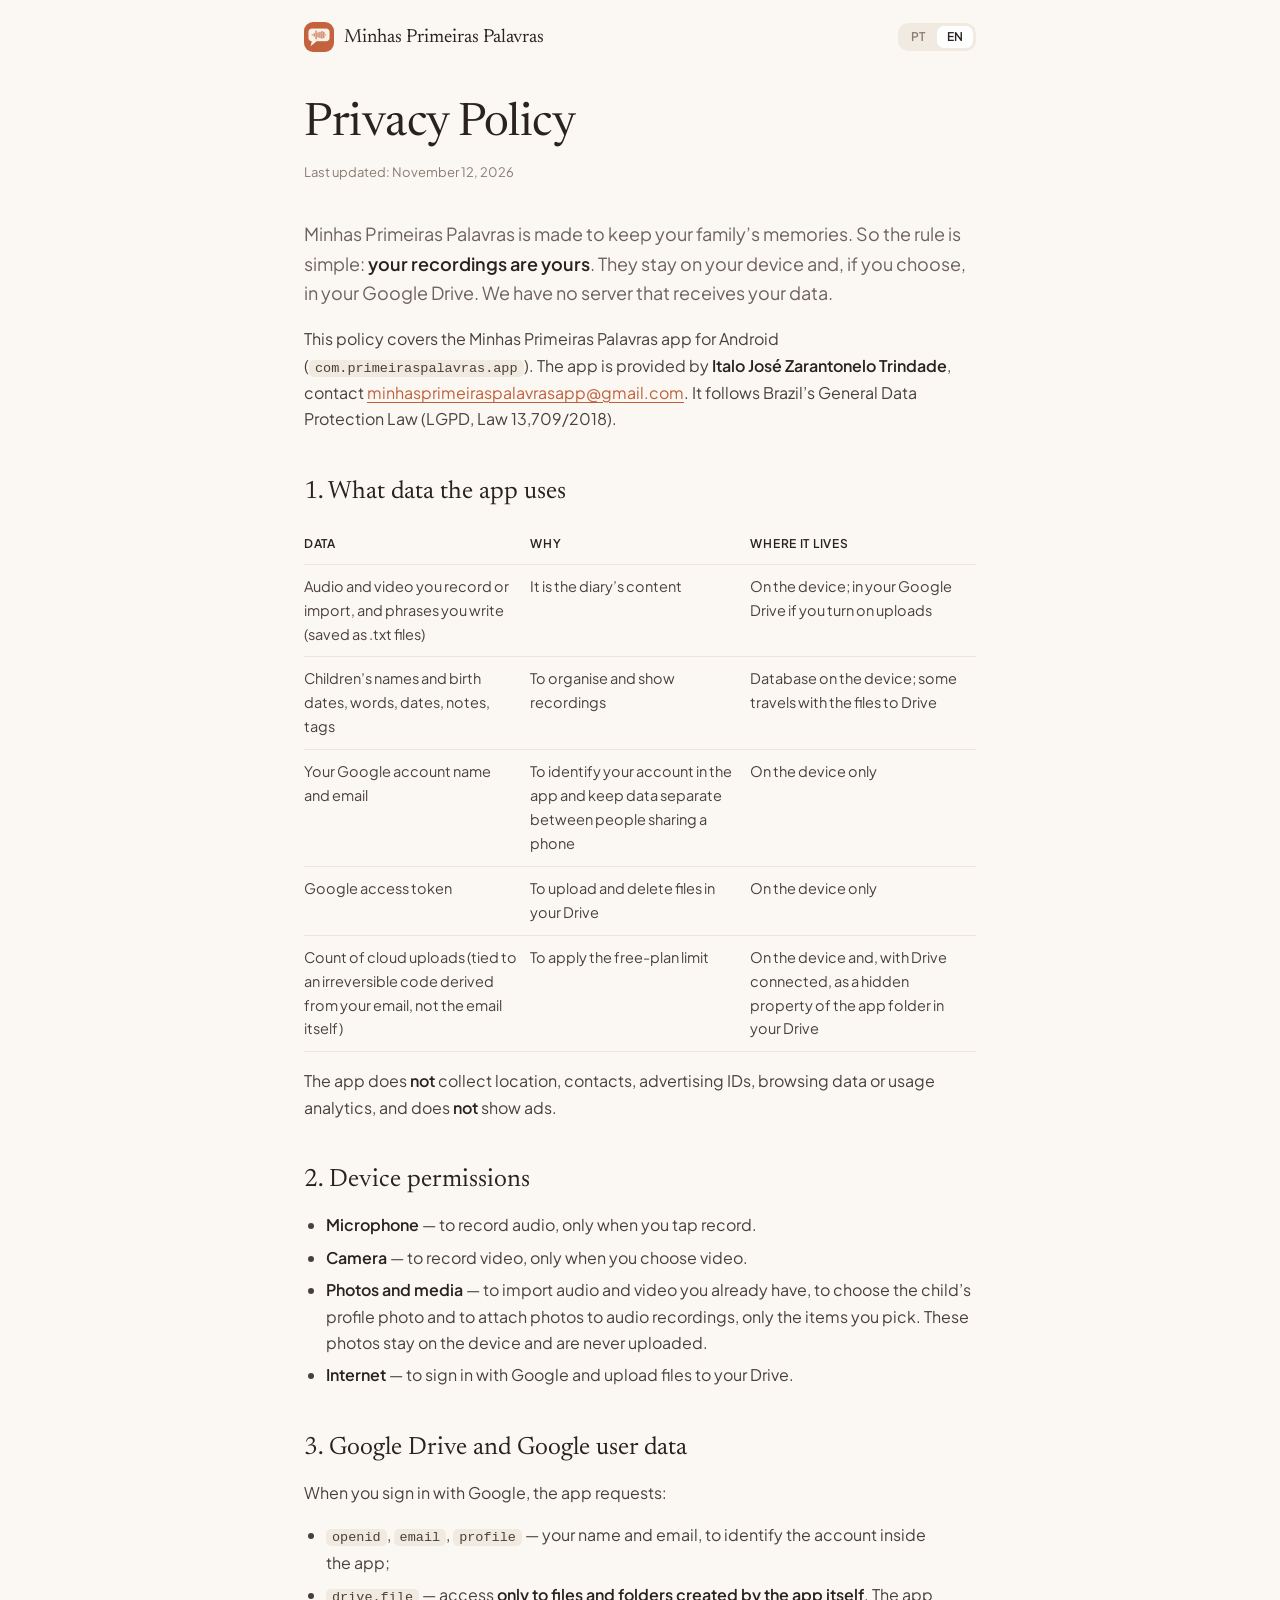
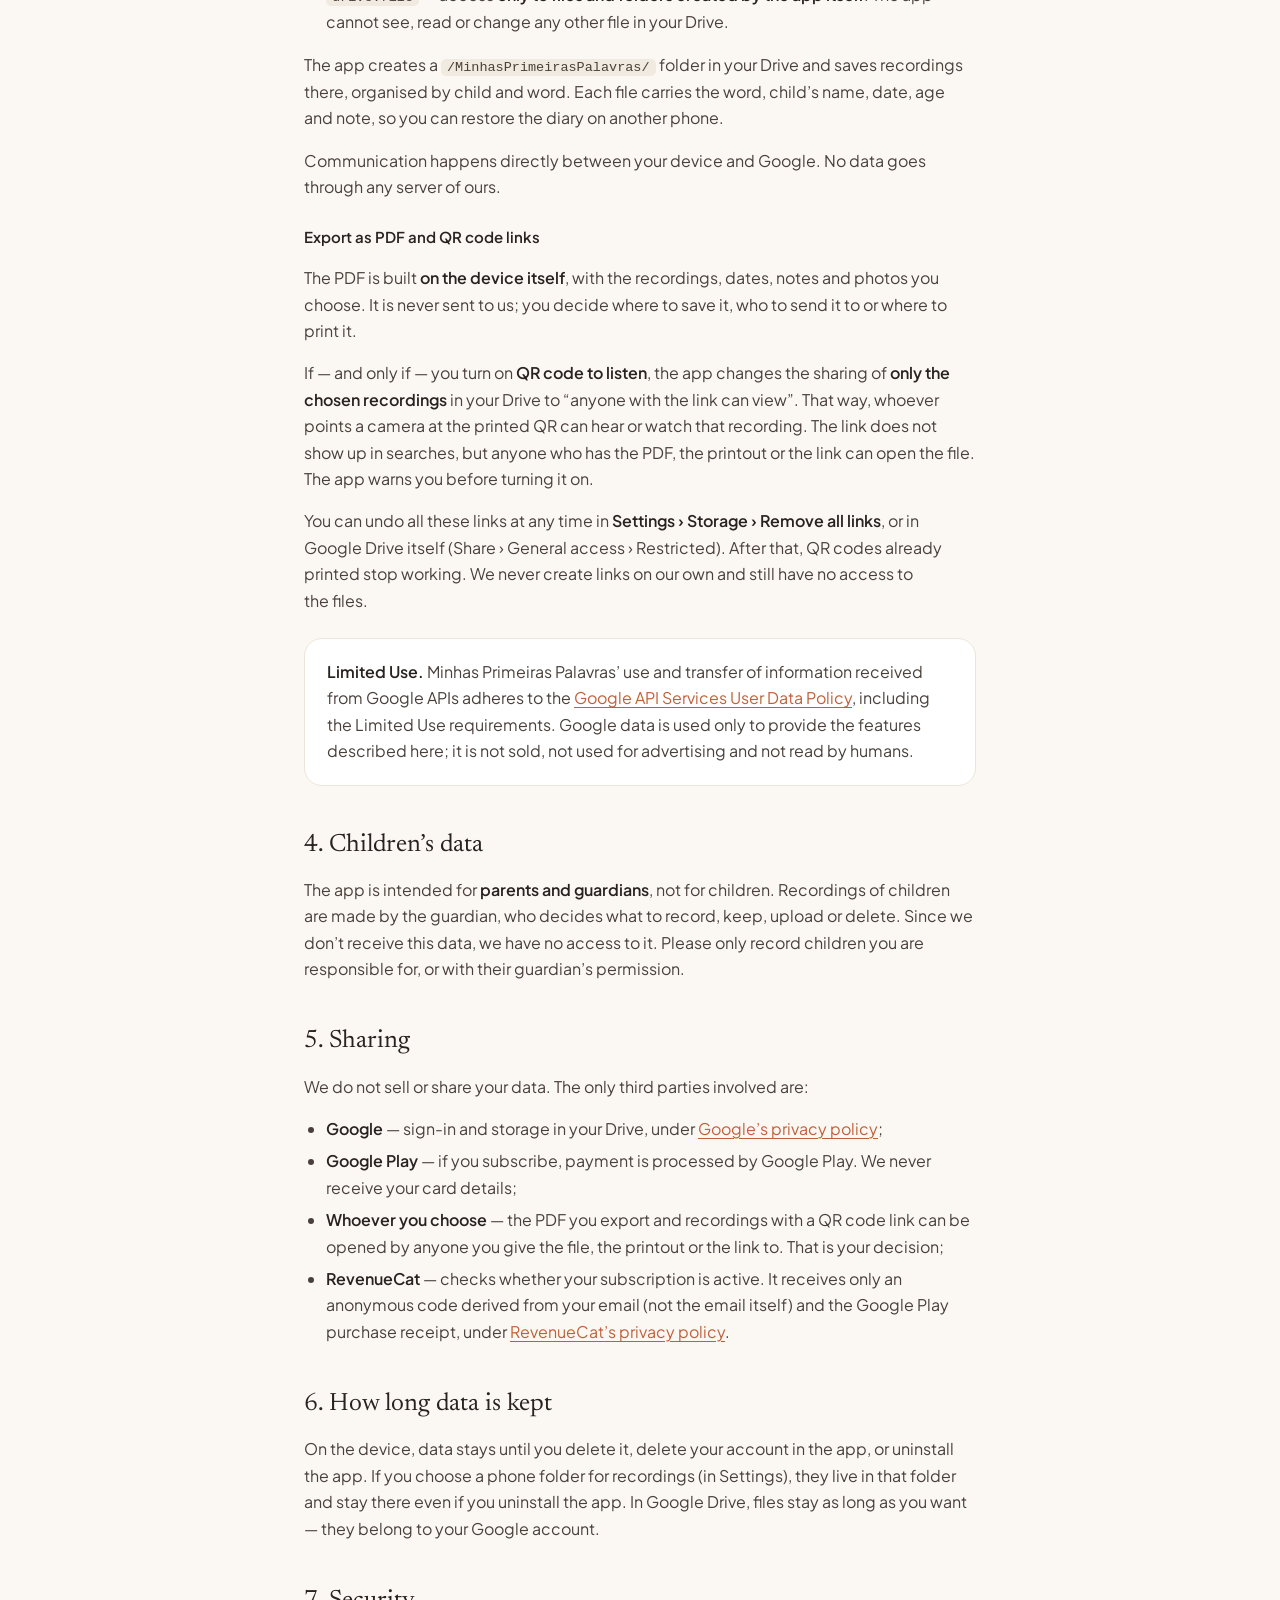
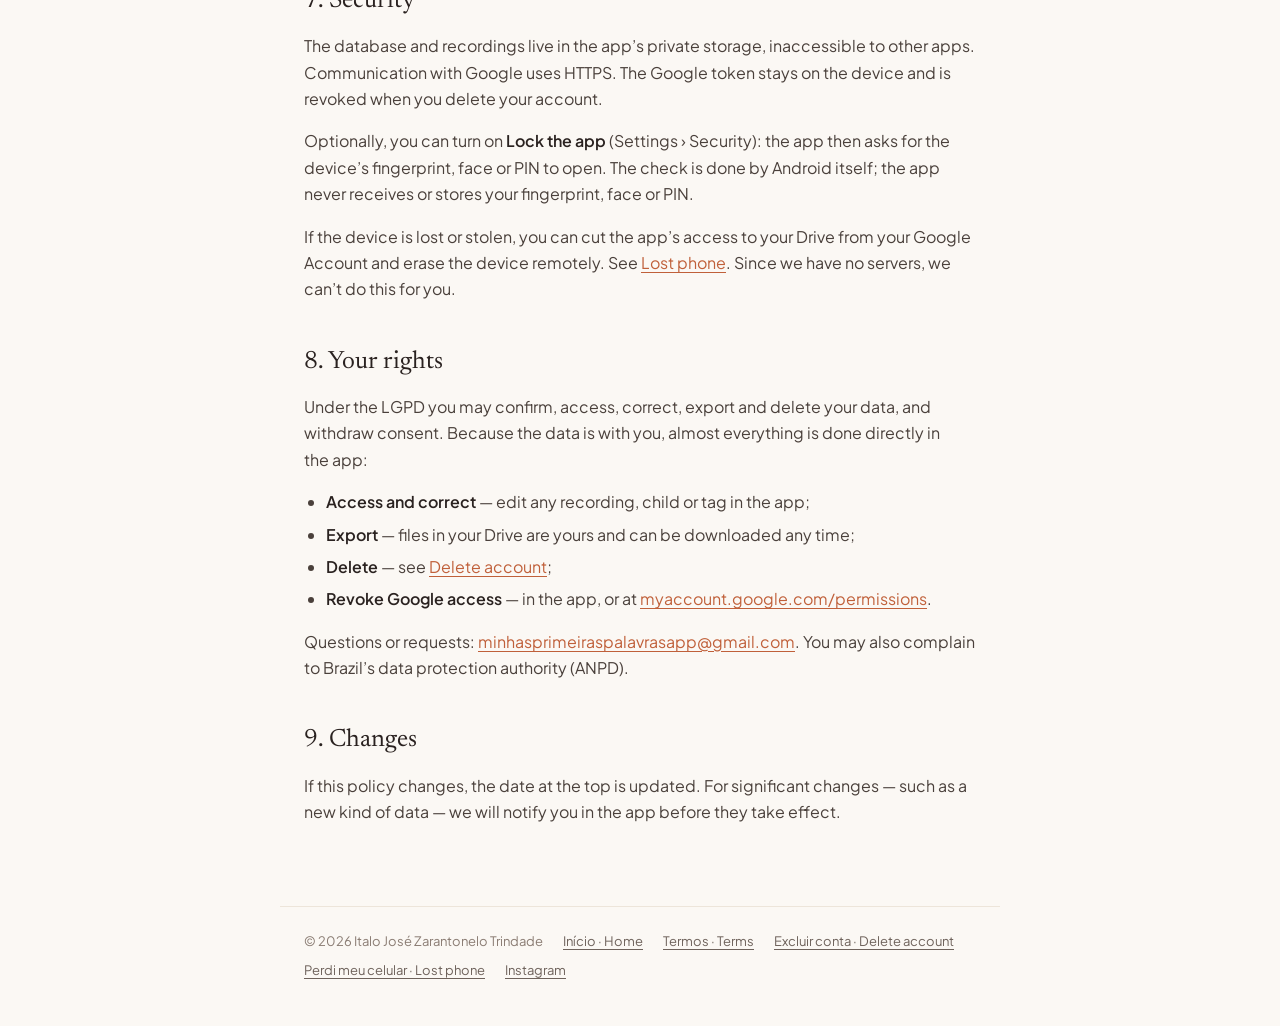
<file: privacidade.html>
<!doctype html>
<html lang="pt-BR">
<head>
<meta charset="utf-8">
<meta name="viewport" content="width=device-width, initial-scale=1">
<title>Política de Privacidade · Minhas Primeiras Palavras</title>
<link rel="icon" href="img/logo.png">
<link rel="stylesheet" href="style.css">
</head>
<body>
<header class="top">
  <a class="brand" href="./"><img class="mark" src="img/logo.png" alt="">Minhas Primeiras Palavras</a>
  <div class="lang"><button data-l="pt">PT</button><button data-l="en">EN</button></div>
</header>

<main>
<article lang="pt-BR">
  <h1>Política de Privacidade</h1>
  <p class="meta">Última atualização: <span>12 de novembro de 2026</span></p>

  <p class="lead">O Minhas Primeiras Palavras foi feito para guardar lembranças da sua família. Por isso, a regra é simples: <strong>suas gravações são suas</strong>. Elas ficam no seu aparelho e, se você quiser, no seu Google Drive. Nós não temos servidor que receba seus dados.</p>

  <p>Esta política vale para o aplicativo Minhas Primeiras Palavras para Android (<code>com.primeiraspalavras.app</code>). O responsável pelo app é <strong>Italo José Zarantonelo Trindade</strong>, contato <a href="mailto:minhasprimeiraspalavrasapp@gmail.com">minhasprimeiraspalavrasapp@gmail.com</a>. Ela segue a Lei Geral de Proteção de Dados (LGPD, Lei 13.709/2018).</p>

  <h2>1. Quais dados o app usa</h2>
  <table>
    <tr><th>Dado</th><th>Para quê</th><th>Onde fica</th></tr>
    <tr><td>Áudios e vídeos que você grava ou importa, e frases que você escreve (salvas como arquivos .txt)</td><td>É o conteúdo do diário</td><td>No aparelho; no seu Google Drive se você ativar o envio</td></tr>
    <tr><td>Nome e data de nascimento das crianças, palavras, datas, observações, etiquetas</td><td>Organizar e mostrar as gravações</td><td>Banco de dados no aparelho; parte vai junto dos arquivos no Drive</td></tr>
    <tr><td>Nome e e-mail da sua conta Google</td><td>Identificar sua conta no app e separar os dados de quem usa o mesmo celular</td><td>Somente no aparelho</td></tr>
    <tr><td>Token de acesso do Google</td><td>Enviar e apagar arquivos no seu Drive</td><td>Somente no aparelho</td></tr>
    <tr><td>Contador de envios à nuvem (ligado a um código irreversível do seu e-mail, não ao e-mail)</td><td>Aplicar o limite do plano gratuito</td><td>No aparelho e, com o Drive conectado, como propriedade oculta da pasta do app no seu Drive</td></tr>
  </table>
  <p>O app <strong>não</strong> coleta localização, contatos, identificadores de publicidade, dados de navegação nem estatísticas de uso, e <strong>não</strong> exibe anúncios.</p>

  <h2>2. Permissões do aparelho</h2>
  <ul>
    <li><strong>Microfone</strong> — para gravar áudio, só quando você toca em gravar.</li>
    <li><strong>Câmera</strong> — para gravar vídeo, só quando você escolhe vídeo.</li>
    <li><strong>Fotos e mídia</strong> — para importar áudios e vídeos que você já tem, escolher a foto do perfil da criança e anexar fotos às gravações de áudio, só os que você selecionar. Essas fotos ficam só no aparelho e não são enviadas para a nuvem.</li>
    <li><strong>Internet</strong> — para entrar com o Google e enviar arquivos ao seu Drive.</li>
  </ul>

  <h2>3. Google Drive e dados do Google</h2>
  <p>Ao entrar com o Google, o app pede acesso a:</p>
  <ul>
    <li><code>openid</code>, <code>email</code>, <code>profile</code> — seu nome e e-mail, para identificar a conta dentro do app;</li>
    <li><code>drive.file</code> — acesso <strong>apenas aos arquivos e pastas criados pelo próprio app</strong>. O app não consegue ver, ler ou alterar nenhum outro arquivo do seu Drive.</li>
  </ul>
  <p>O app cria a pasta <code>/MinhasPrimeirasPalavras/</code> no seu Drive e salva ali as gravações, organizadas por criança e palavra. Junto de cada arquivo vão a palavra, o nome da criança, a data, a idade e a observação, para que você possa restaurar o diário em outro celular.</p>
  <p>A comunicação acontece diretamente entre o seu aparelho e o Google. Nenhum dado passa por servidor nosso.</p>
  <h3>Exportar em PDF e links para QR code</h3>
  <p>O PDF é montado <strong>no próprio aparelho</strong>, com as gravações, datas, observações e fotos que você escolher. Ele não é enviado a nós; você decide onde salvar, para quem mandar ou onde imprimir.</p>
  <p>Se — e somente se — você ligar a opção <strong>QR code para ouvir</strong>, o app altera o compartilhamento <strong>apenas das gravações escolhidas</strong> no seu Drive para “qualquer pessoa com o link pode ver”. Assim, quem apontar a câmera para o QR impresso consegue ouvir ou assistir àquela gravação. O link não aparece em buscas, mas qualquer pessoa que tiver o PDF, o papel impresso ou o link consegue abrir o arquivo. O app avisa isso antes de ativar.</p>
  <p>Você pode desfazer todos esses links a qualquer momento em <strong>Ajustes › Armazenamento › Remover todos os links</strong>, ou pelo próprio Google Drive (Compartilhar › Acesso geral › Restrito). Depois disso, os QR codes já impressos param de funcionar. Nós nunca criamos links por conta própria e continuamos sem acesso aos arquivos.</p>
  <div class="box">
    <p><strong>Uso limitado.</strong> O uso e a transferência, pelo Minhas Primeiras Palavras, de informações recebidas das APIs do Google seguem a <a href="https://developers.google.com/terms/api-services-user-data-policy">Política de Dados do Usuário dos Serviços de API do Google</a>, incluindo os requisitos de Uso Limitado. Os dados do Google são usados somente para oferecer as funções descritas aqui; não são vendidos, não são usados para publicidade e não são lidos por pessoas.</p>
  </div>

  <h2>4. Dados de crianças</h2>
  <p>O app é destinado a <strong>pais e responsáveis</strong>, não a crianças. As gravações de crianças são feitas pelo responsável, que decide o que gravar, guardar, enviar ou apagar. Como não recebemos esses dados, não temos acesso a eles. Pedimos que você só grave crianças pelas quais é responsável ou com autorização de quem é.</p>

  <h2>5. Compartilhamento</h2>
  <p>Não vendemos nem compartilhamos seus dados. Os únicos terceiros envolvidos são:</p>
  <ul>
    <li><strong>Google</strong> — login e armazenamento no seu Drive, sob a <a href="https://policies.google.com/privacy">política de privacidade do Google</a>;</li>
    <li><strong>Google Play</strong> — se houver assinatura, o pagamento é processado pela Google Play. Nós não recebemos dados do seu cartão;</li>
    <li><strong>Quem você escolher</strong> — o PDF que você exporta e as gravações com link de QR code ficam acessíveis a quem você entregar o arquivo, o papel ou o link. Essa decisão é sua;</li>
    <li><strong>RevenueCat</strong> — confirma se a assinatura está ativa. Recebe só um código anônimo gerado a partir do seu e-mail (não o e-mail) e o recibo da compra da Google Play, sob a <a href="https://www.revenuecat.com/privacy">política de privacidade do RevenueCat</a>.</li>
  </ul>

  <h2>6. Por quanto tempo os dados ficam</h2>
  <p>No aparelho, os dados ficam até você apagá-los, excluir sua conta no app ou desinstalar o app. Se você escolher uma pasta do celular para as gravações (em Ajustes), elas ficam nessa pasta e continuam lá mesmo se você desinstalar o app. No Google Drive, os arquivos ficam enquanto você quiser — eles pertencem à sua conta Google.</p>

  <h2>7. Segurança</h2>
  <p>O banco de dados e as gravações ficam no armazenamento privado do app, inacessível a outros apps. A comunicação com o Google usa HTTPS. O token do Google fica só no aparelho e é revogado quando você exclui a conta.</p>
  <p>Opcionalmente, você pode ativar <strong>Bloquear o app</strong> (Ajustes › Segurança): o app passa a pedir a digital, o rosto ou o PIN do aparelho para abrir. A verificação é feita pelo próprio Android; o app não recebe nem guarda sua digital, seu rosto ou seu PIN.</p>
  <p>Se o aparelho for perdido ou roubado, você pode cortar o acesso do app ao seu Drive pela sua Conta Google e apagar o aparelho à distância. Veja <a href="perdi-celular.html">Perdi meu celular</a>. Como não temos servidor, não conseguimos fazer isso por você.</p>

  <h2>8. Seus direitos</h2>
  <p>Pela LGPD, você pode confirmar, acessar, corrigir, exportar e apagar seus dados, além de revogar o consentimento. Como os dados estão com você, quase tudo se faz direto no app:</p>
  <ul>
    <li><strong>Acessar e corrigir</strong> — edite qualquer gravação, criança ou etiqueta no app;</li>
    <li><strong>Exportar</strong> — os arquivos no seu Drive são seus e podem ser baixados a qualquer momento;</li>
    <li><strong>Apagar</strong> — veja <a href="excluir-conta.html">Excluir conta</a>;</li>
    <li><strong>Revogar o acesso ao Google</strong> — no app, ou em <a href="https://myaccount.google.com/permissions">myaccount.google.com/permissions</a>.</li>
  </ul>
  <p>Dúvidas ou pedidos: <a href="mailto:minhasprimeiraspalavrasapp@gmail.com">minhasprimeiraspalavrasapp@gmail.com</a>. Você também pode reclamar à Autoridade Nacional de Proteção de Dados (ANPD).</p>

  <h2>9. Mudanças</h2>
  <p>Se esta política mudar, a data no topo é atualizada. Se a mudança for importante — por exemplo, um novo tipo de dado —, avisaremos no app antes de ela valer.</p>
</article>

<article lang="en">
  <h1>Privacy Policy</h1>
  <p class="meta">Last updated: <span>November 12, 2026</span></p>

  <p class="lead">Minhas Primeiras Palavras is made to keep your family’s memories. So the rule is simple: <strong>your recordings are yours</strong>. They stay on your device and, if you choose, in your Google Drive. We have no server that receives your data.</p>

  <p>This policy covers the Minhas Primeiras Palavras app for Android (<code>com.primeiraspalavras.app</code>). The app is provided by <strong>Italo José Zarantonelo Trindade</strong>, contact <a href="mailto:minhasprimeiraspalavrasapp@gmail.com">minhasprimeiraspalavrasapp@gmail.com</a>. It follows Brazil’s General Data Protection Law (LGPD, Law 13,709/2018).</p>

  <h2>1. What data the app uses</h2>
  <table>
    <tr><th>Data</th><th>Why</th><th>Where it lives</th></tr>
    <tr><td>Audio and video you record or import, and phrases you write (saved as .txt files)</td><td>It is the diary’s content</td><td>On the device; in your Google Drive if you turn on uploads</td></tr>
    <tr><td>Children’s names and birth dates, words, dates, notes, tags</td><td>To organise and show recordings</td><td>Database on the device; some travels with the files to Drive</td></tr>
    <tr><td>Your Google account name and email</td><td>To identify your account in the app and keep data separate between people sharing a phone</td><td>On the device only</td></tr>
    <tr><td>Google access token</td><td>To upload and delete files in your Drive</td><td>On the device only</td></tr>
    <tr><td>Count of cloud uploads (tied to an irreversible code derived from your email, not the email itself)</td><td>To apply the free-plan limit</td><td>On the device and, with Drive connected, as a hidden property of the app folder in your Drive</td></tr>
  </table>
  <p>The app does <strong>not</strong> collect location, contacts, advertising IDs, browsing data or usage analytics, and does <strong>not</strong> show ads.</p>

  <h2>2. Device permissions</h2>
  <ul>
    <li><strong>Microphone</strong> — to record audio, only when you tap record.</li>
    <li><strong>Camera</strong> — to record video, only when you choose video.</li>
    <li><strong>Photos and media</strong> — to import audio and video you already have, to choose the child’s profile photo and to attach photos to audio recordings, only the items you pick. These photos stay on the device and are never uploaded.</li>
    <li><strong>Internet</strong> — to sign in with Google and upload files to your Drive.</li>
  </ul>

  <h2>3. Google Drive and Google user data</h2>
  <p>When you sign in with Google, the app requests:</p>
  <ul>
    <li><code>openid</code>, <code>email</code>, <code>profile</code> — your name and email, to identify the account inside the app;</li>
    <li><code>drive.file</code> — access <strong>only to files and folders created by the app itself</strong>. The app cannot see, read or change any other file in your Drive.</li>
  </ul>
  <p>The app creates a <code>/MinhasPrimeirasPalavras/</code> folder in your Drive and saves recordings there, organised by child and word. Each file carries the word, child’s name, date, age and note, so you can restore the diary on another phone.</p>
  <p>Communication happens directly between your device and Google. No data goes through any server of ours.</p>
  <h3>Export as PDF and QR code links</h3>
  <p>The PDF is built <strong>on the device itself</strong>, with the recordings, dates, notes and photos you choose. It is never sent to us; you decide where to save it, who to send it to or where to print it.</p>
  <p>If — and only if — you turn on <strong>QR code to listen</strong>, the app changes the sharing of <strong>only the chosen recordings</strong> in your Drive to “anyone with the link can view”. That way, whoever points a camera at the printed QR can hear or watch that recording. The link does not show up in searches, but anyone who has the PDF, the printout or the link can open the file. The app warns you before turning it on.</p>
  <p>You can undo all these links at any time in <strong>Settings › Storage › Remove all links</strong>, or in Google Drive itself (Share › General access › Restricted). After that, QR codes already printed stop working. We never create links on our own and still have no access to the files.</p>
  <div class="box">
    <p><strong>Limited Use.</strong> Minhas Primeiras Palavras’ use and transfer of information received from Google APIs adheres to the <a href="https://developers.google.com/terms/api-services-user-data-policy">Google API Services User Data Policy</a>, including the Limited Use requirements. Google data is used only to provide the features described here; it is not sold, not used for advertising and not read by humans.</p>
  </div>

  <h2>4. Children’s data</h2>
  <p>The app is intended for <strong>parents and guardians</strong>, not for children. Recordings of children are made by the guardian, who decides what to record, keep, upload or delete. Since we don’t receive this data, we have no access to it. Please only record children you are responsible for, or with their guardian’s permission.</p>

  <h2>5. Sharing</h2>
  <p>We do not sell or share your data. The only third parties involved are:</p>
  <ul>
    <li><strong>Google</strong> — sign-in and storage in your Drive, under <a href="https://policies.google.com/privacy">Google’s privacy policy</a>;</li>
    <li><strong>Google Play</strong> — if you subscribe, payment is processed by Google Play. We never receive your card details;</li>
    <li><strong>Whoever you choose</strong> — the PDF you export and recordings with a QR code link can be opened by anyone you give the file, the printout or the link to. That is your decision;</li>
    <li><strong>RevenueCat</strong> — checks whether your subscription is active. It receives only an anonymous code derived from your email (not the email itself) and the Google Play purchase receipt, under <a href="https://www.revenuecat.com/privacy">RevenueCat’s privacy policy</a>.</li>
  </ul>

  <h2>6. How long data is kept</h2>
  <p>On the device, data stays until you delete it, delete your account in the app, or uninstall the app. If you choose a phone folder for recordings (in Settings), they live in that folder and stay there even if you uninstall the app. In Google Drive, files stay as long as you want — they belong to your Google account.</p>

  <h2>7. Security</h2>
  <p>The database and recordings live in the app’s private storage, inaccessible to other apps. Communication with Google uses HTTPS. The Google token stays on the device and is revoked when you delete your account.</p>
  <p>Optionally, you can turn on <strong>Lock the app</strong> (Settings › Security): the app then asks for the device’s fingerprint, face or PIN to open. The check is done by Android itself; the app never receives or stores your fingerprint, face or PIN.</p>
  <p>If the device is lost or stolen, you can cut the app’s access to your Drive from your Google Account and erase the device remotely. See <a href="perdi-celular.html">Lost phone</a>. Since we have no servers, we can’t do this for you.</p>

  <h2>8. Your rights</h2>
  <p>Under the LGPD you may confirm, access, correct, export and delete your data, and withdraw consent. Because the data is with you, almost everything is done directly in the app:</p>
  <ul>
    <li><strong>Access and correct</strong> — edit any recording, child or tag in the app;</li>
    <li><strong>Export</strong> — files in your Drive are yours and can be downloaded any time;</li>
    <li><strong>Delete</strong> — see <a href="excluir-conta.html">Delete account</a>;</li>
    <li><strong>Revoke Google access</strong> — in the app, or at <a href="https://myaccount.google.com/permissions">myaccount.google.com/permissions</a>.</li>
  </ul>
  <p>Questions or requests: <a href="mailto:minhasprimeiraspalavrasapp@gmail.com">minhasprimeiraspalavrasapp@gmail.com</a>. You may also complain to Brazil’s data protection authority (ANPD).</p>

  <h2>9. Changes</h2>
  <p>If this policy changes, the date at the top is updated. For significant changes — such as a new kind of data — we will notify you in the app before they take effect.</p>
</article>
</main>

<footer>
  <span>© 2026 <span>Italo José Zarantonelo Trindade</span></span>
  <a href="./">Início · Home</a>
  <a href="termos.html">Termos · Terms</a>
  <a href="excluir-conta.html">Excluir conta · Delete account</a>
  <a href="perdi-celular.html">Perdi meu celular · Lost phone</a>
  <a href="https://www.instagram.com/minhasprimeiraspalavrasapp/" target="_blank" rel="noopener">Instagram</a>
</footer>
<script src="site.js?v=2"></script>
</body>
</html>
</file>
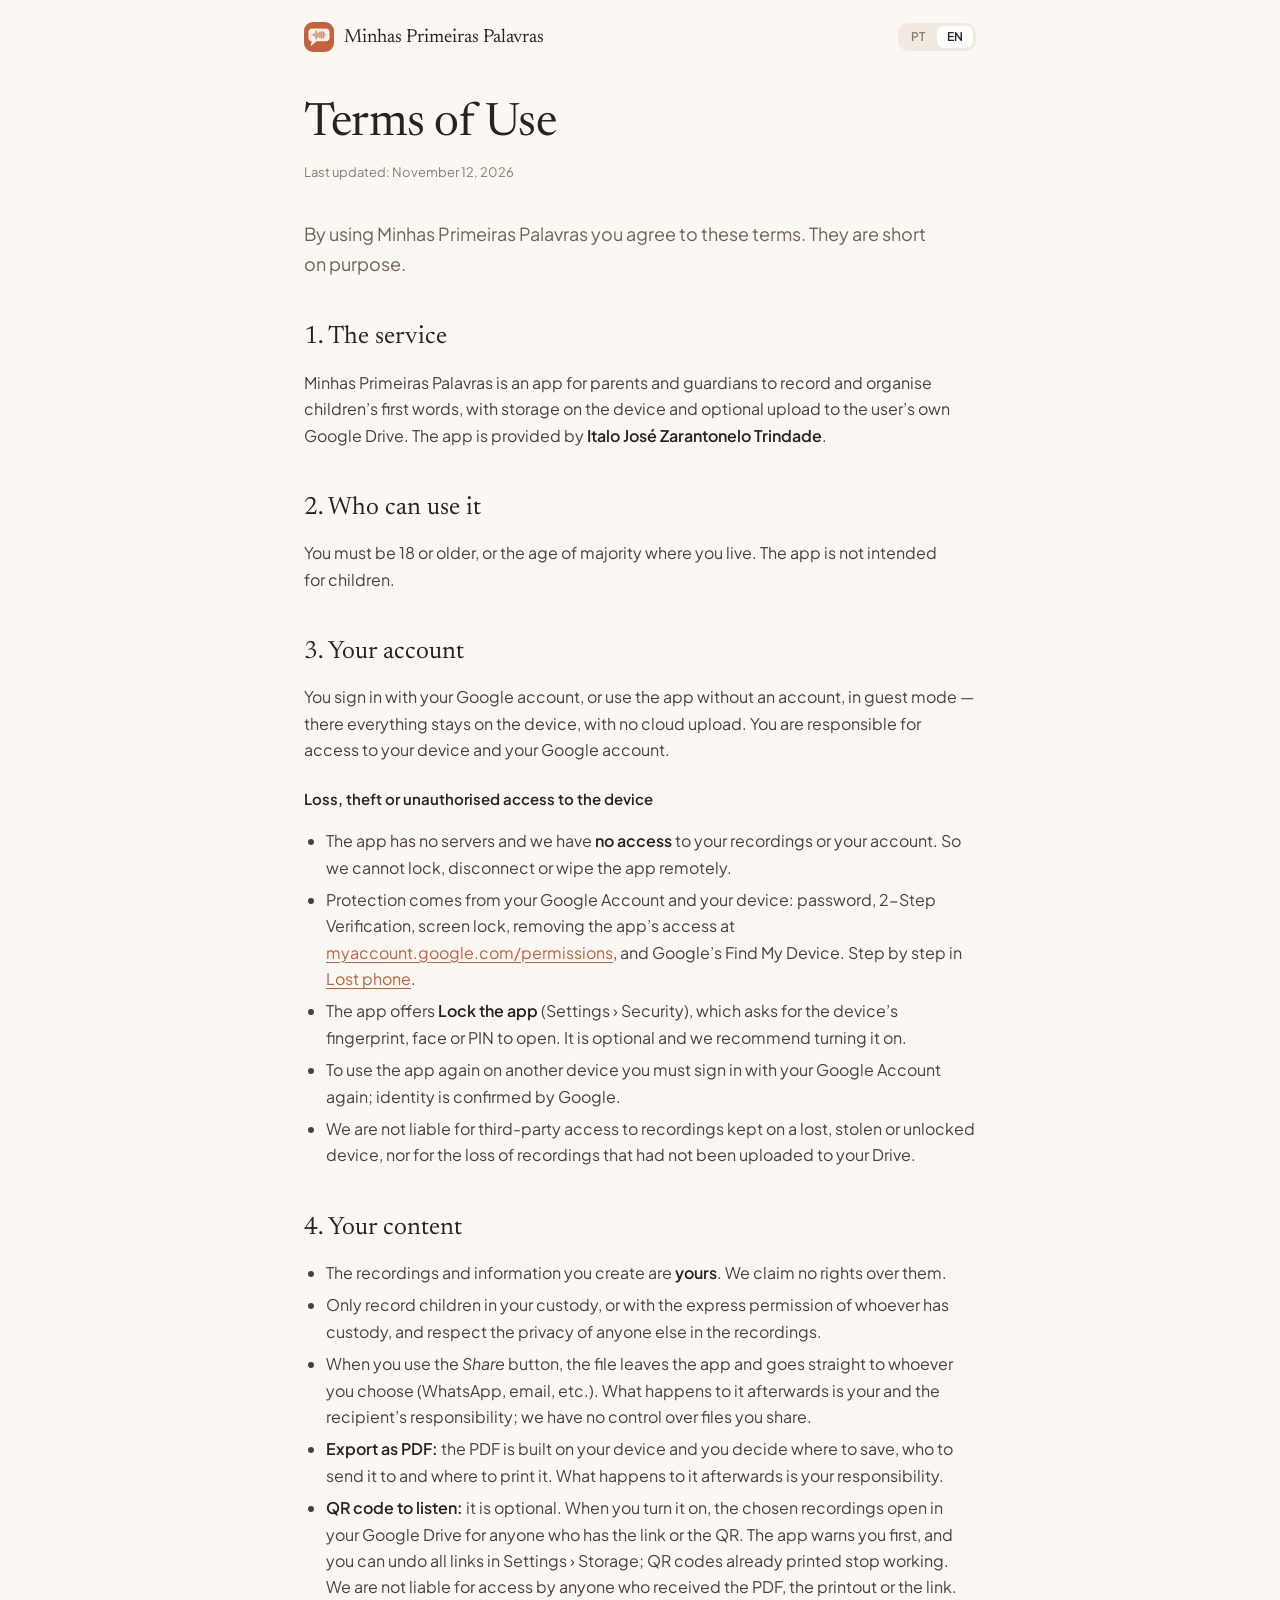
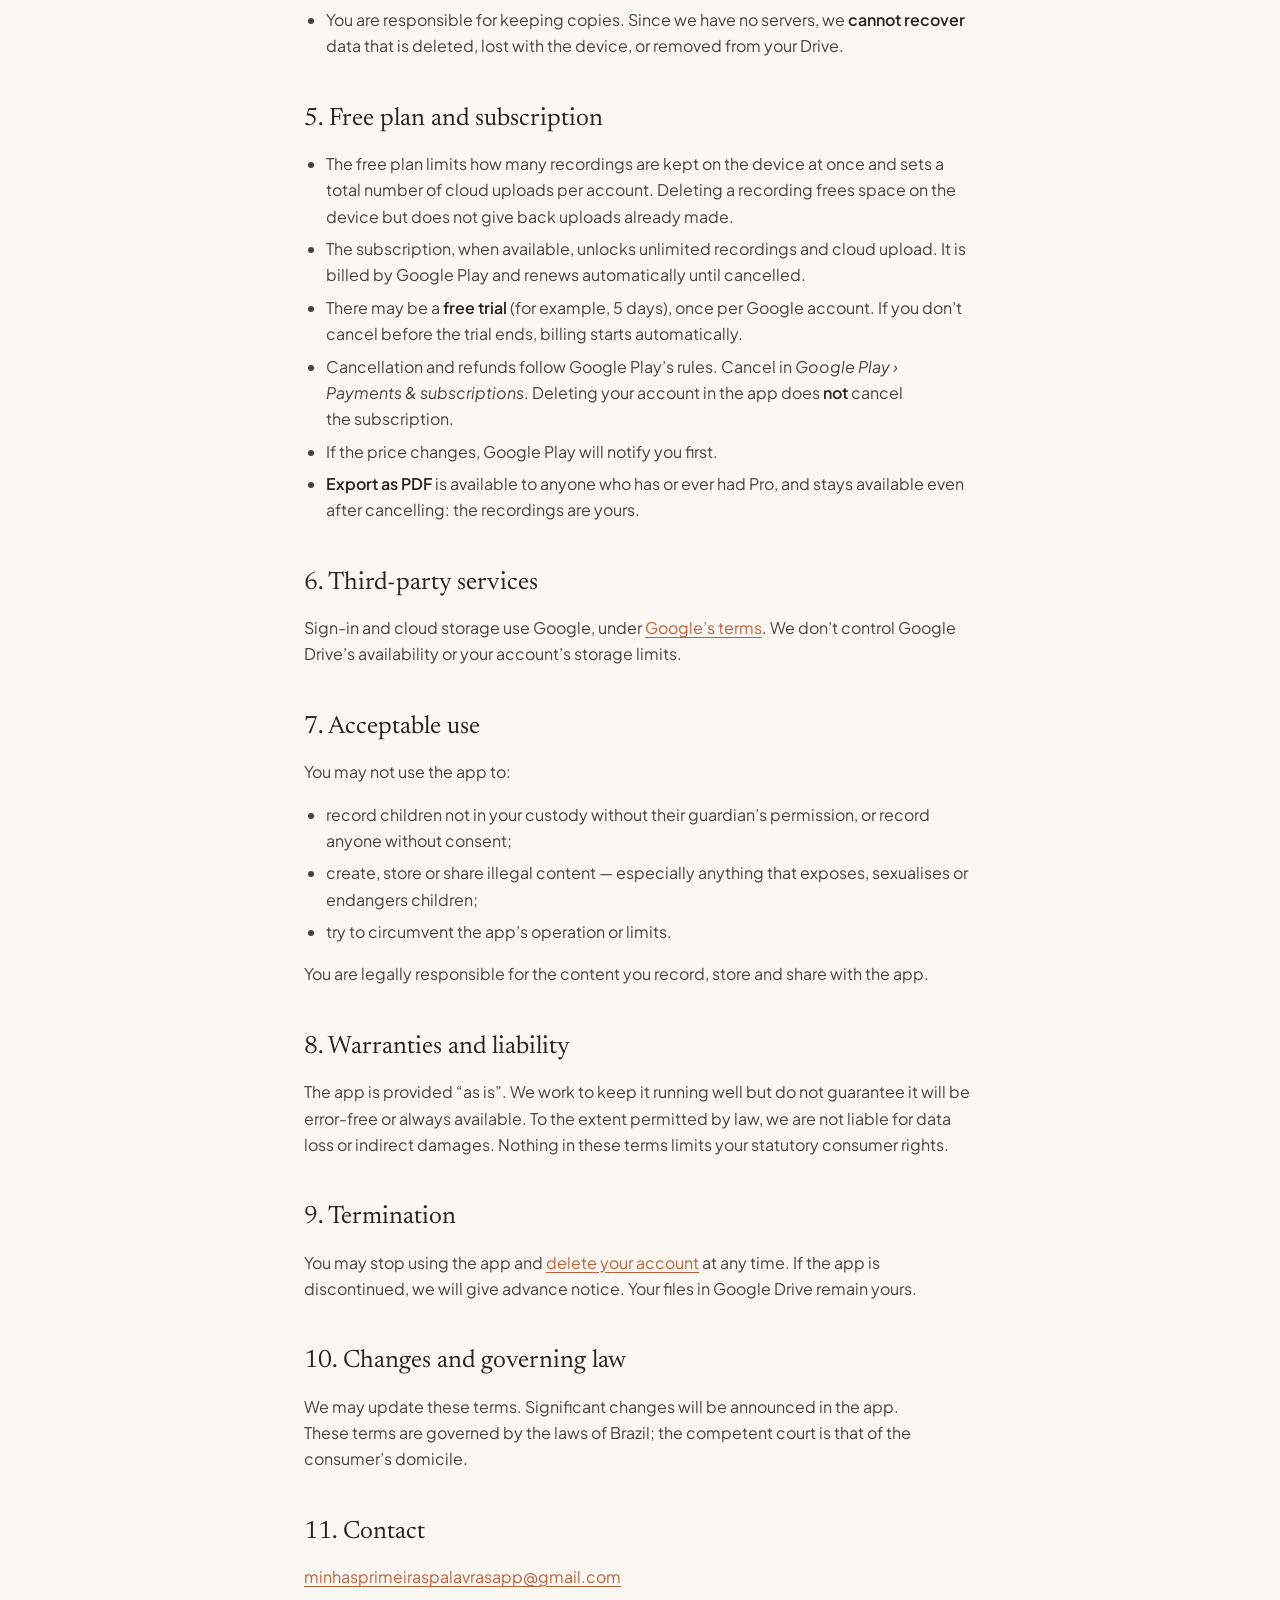
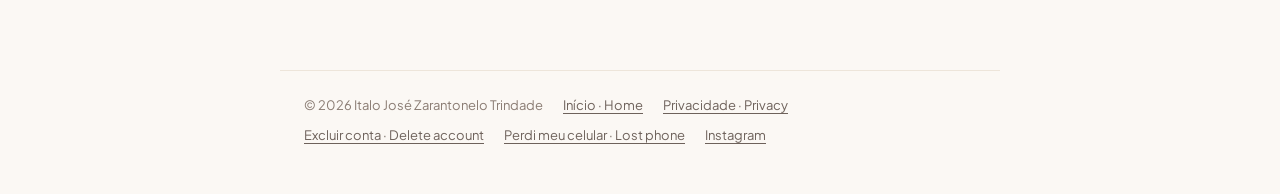
<file: termos.html>
<!doctype html>
<html lang="pt-BR">
<head>
<meta charset="utf-8">
<meta name="viewport" content="width=device-width, initial-scale=1">
<title>Termos de Uso · Minhas Primeiras Palavras</title>
<link rel="icon" href="img/logo.png">
<link rel="stylesheet" href="style.css">
</head>
<body>
<header class="top">
  <a class="brand" href="./"><img class="mark" src="img/logo.png" alt="">Minhas Primeiras Palavras</a>
  <div class="lang"><button data-l="pt">PT</button><button data-l="en">EN</button></div>
</header>

<main>
<article lang="pt-BR">
  <h1>Termos de Uso</h1>
  <p class="meta">Última atualização: <span>12 de novembro de 2026</span></p>

  <p class="lead">Ao usar o Minhas Primeiras Palavras, você concorda com estes termos. Eles são curtos de propósito.</p>

  <h2>1. O serviço</h2>
  <p>O Minhas Primeiras Palavras é um app para pais e responsáveis gravarem e organizarem as primeiras palavras de crianças, com armazenamento no aparelho e envio opcional ao Google Drive do próprio usuário. O app é oferecido por <strong>Italo José Zarantonelo Trindade</strong>.</p>

  <h2>2. Quem pode usar</h2>
  <p>Você precisa ter 18 anos ou mais, ou a idade de maioridade onde mora. O app não é destinado a crianças.</p>

  <h2>3. Sua conta</h2>
  <p>Você entra com sua conta Google, ou usa o app sem conta, no modo convidado — nele tudo fica só no aparelho, sem envio à nuvem. Você é responsável pelo acesso ao seu aparelho e à sua conta Google.</p>

  <h3>Perda, roubo ou acesso indevido ao aparelho</h3>
  <ul>
    <li>O app não tem servidor e <strong>não temos acesso</strong> às suas gravações nem à sua conta. Por isso, não conseguimos bloquear, desconectar ou apagar o app à distância.</li>
    <li>A proteção é feita pela sua Conta Google e pelo seu aparelho: senha, verificação em duas etapas, bloqueio de tela, remoção do acesso do app em <a href="https://myaccount.google.com/permissions">myaccount.google.com/permissions</a> e o Encontre Meu Dispositivo do Google. O passo a passo está em <a href="perdi-celular.html">Perdi meu celular</a>.</li>
    <li>O app oferece a opção <strong>Bloquear o app</strong> (Ajustes › Segurança), que pede a digital, o rosto ou o PIN do aparelho para abrir. Ela é opcional e recomendamos ativá-la.</li>
    <li>Para voltar a usar o app em outro aparelho, é preciso entrar novamente com a sua Conta Google; a confirmação de identidade é feita pelo Google.</li>
    <li>Não nos responsabilizamos pelo acesso de terceiros a gravações guardadas num aparelho perdido, roubado ou desbloqueado, nem pela perda de gravações que não tinham sido enviadas ao seu Drive.</li>
  </ul>

  <h2>4. Seu conteúdo</h2>
  <ul>
    <li>As gravações e informações que você cria são <strong>suas</strong>. Não reivindicamos nenhum direito sobre elas.</li>
    <li>Você só deve gravar crianças que estão sob sua guarda, ou com autorização expressa de quem tem a guarda, e respeitar a privacidade de terceiros que apareçam nas gravações.</li>
    <li>Ao usar o botão <em>Enviar</em>, o arquivo sai do app e vai direto para quem você escolher (WhatsApp, e-mail etc.). O que acontece com ele depois é de sua responsabilidade e de quem recebeu; não temos controle sobre arquivos compartilhados por você.</li>
    <li><strong>Exportar em PDF:</strong> o PDF é gerado no seu aparelho e você decide onde salvar, para quem enviar e onde imprimir. O que acontece com ele depois é de sua responsabilidade.</li>
    <li><strong>QR code para ouvir:</strong> é opcional. Ao ativá-lo, as gravações escolhidas passam a abrir no seu Google Drive para qualquer pessoa que tiver o link ou o QR. O app avisa antes de ativar, e você pode desfazer todos os links em Ajustes › Armazenamento; os QR codes já impressos param de funcionar. Não nos responsabilizamos pelo acesso de quem recebeu o PDF, o papel impresso ou o link.</li>
    <li>Você é responsável por manter cópias. Como não temos servidor, <strong>não conseguimos recuperar</strong> dados apagados, perdidos com o aparelho ou removidos do seu Drive.</li>
  </ul>

  <h2>5. Plano gratuito e assinatura</h2>
  <ul>
    <li>O plano gratuito tem limite de gravações guardadas no aparelho ao mesmo tempo e um total de envios à nuvem por conta. Apagar uma gravação libera espaço no aparelho, mas não devolve envios já feitos.</li>
    <li>A assinatura, quando disponível, libera gravações ilimitadas e o envio à nuvem. Ela é cobrada pela Google Play e renova automaticamente até ser cancelada.</li>
    <li>Pode haver um <strong>teste grátis</strong> (por exemplo, 5 dias), uma vez por conta Google. Se você não cancelar antes do fim do teste, a cobrança começa automaticamente.</li>
    <li>Cancelamento e reembolso seguem as regras da Google Play. Cancele em <em>Google Play › Pagamentos e assinaturas</em>. Excluir a conta no app <strong>não</strong> cancela a assinatura.</li>
    <li>Se o preço mudar, você será avisado antes pela Google Play.</li>
    <li><strong>Exportar em PDF</strong> fica disponível para quem assina ou já assinou o Pro, e continua disponível mesmo depois de cancelar: as gravações são suas.</li>
  </ul>

  <h2>6. Serviços de terceiros</h2>
  <p>O login e o armazenamento em nuvem usam o Google, sob os <a href="https://policies.google.com/terms">termos do Google</a>. Não controlamos a disponibilidade do Google Drive nem limites de espaço da sua conta.</p>

  <h2>7. Uso aceitável</h2>
  <p>É proibido usar o app para:</p>
  <ul>
    <li>gravar crianças que não estão sob sua guarda sem a autorização de quem tem a guarda, ou gravar qualquer pessoa sem consentimento;</li>
    <li>criar, guardar ou compartilhar conteúdo ilegal — em especial qualquer conteúdo que exponha, sexualize ou coloque crianças em risco;</li>
    <li>tentar burlar o funcionamento ou os limites do app.</li>
  </ul>
  <p>Você responde legalmente pelo conteúdo que grava, guarda e compartilha com o app.</p>

  <h2>8. Garantias e responsabilidade</h2>
  <p>O app é fornecido “no estado em que se encontra”. Trabalhamos para que funcione bem, mas não garantimos que estará livre de erros ou disponível o tempo todo. Na medida permitida pela lei, não nos responsabilizamos por perda de dados ou danos indiretos. Nada nestes termos limita seus direitos como consumidor previstos no Código de Defesa do Consumidor.</p>

  <h2>9. Encerramento</h2>
  <p>Você pode parar de usar o app e <a href="excluir-conta.html">excluir sua conta</a> a qualquer momento. Se o app for descontinuado, avisaremos com antecedência. Seus arquivos no Google Drive continuam seus.</p>

  <h2>10. Mudanças e lei aplicável</h2>
  <p>Podemos atualizar estes termos. Mudanças importantes serão avisadas no app. Estes termos seguem as leis do Brasil, e o foro é o do domicílio do consumidor.</p>

  <h2>11. Contato</h2>
  <p><a href="mailto:minhasprimeiraspalavrasapp@gmail.com">minhasprimeiraspalavrasapp@gmail.com</a></p>
</article>

<article lang="en">
  <h1>Terms of Use</h1>
  <p class="meta">Last updated: <span>November 12, 2026</span></p>

  <p class="lead">By using Minhas Primeiras Palavras you agree to these terms. They are short on purpose.</p>

  <h2>1. The service</h2>
  <p>Minhas Primeiras Palavras is an app for parents and guardians to record and organise children’s first words, with storage on the device and optional upload to the user’s own Google Drive. The app is provided by <strong>Italo José Zarantonelo Trindade</strong>.</p>

  <h2>2. Who can use it</h2>
  <p>You must be 18 or older, or the age of majority where you live. The app is not intended for children.</p>

  <h2>3. Your account</h2>
  <p>You sign in with your Google account, or use the app without an account, in guest mode — there everything stays on the device, with no cloud upload. You are responsible for access to your device and your Google account.</p>

  <h3>Loss, theft or unauthorised access to the device</h3>
  <ul>
    <li>The app has no servers and we have <strong>no access</strong> to your recordings or your account. So we cannot lock, disconnect or wipe the app remotely.</li>
    <li>Protection comes from your Google Account and your device: password, 2-Step Verification, screen lock, removing the app’s access at <a href="https://myaccount.google.com/permissions">myaccount.google.com/permissions</a>, and Google’s Find My Device. Step by step in <a href="perdi-celular.html">Lost phone</a>.</li>
    <li>The app offers <strong>Lock the app</strong> (Settings › Security), which asks for the device’s fingerprint, face or PIN to open. It is optional and we recommend turning it on.</li>
    <li>To use the app again on another device you must sign in with your Google Account again; identity is confirmed by Google.</li>
    <li>We are not liable for third-party access to recordings kept on a lost, stolen or unlocked device, nor for the loss of recordings that had not been uploaded to your Drive.</li>
  </ul>

  <h2>4. Your content</h2>
  <ul>
    <li>The recordings and information you create are <strong>yours</strong>. We claim no rights over them.</li>
    <li>Only record children in your custody, or with the express permission of whoever has custody, and respect the privacy of anyone else in the recordings.</li>
    <li>When you use the <em>Share</em> button, the file leaves the app and goes straight to whoever you choose (WhatsApp, email, etc.). What happens to it afterwards is your and the recipient’s responsibility; we have no control over files you share.</li>
    <li><strong>Export as PDF:</strong> the PDF is built on your device and you decide where to save, who to send it to and where to print it. What happens to it afterwards is your responsibility.</li>
    <li><strong>QR code to listen:</strong> it is optional. When you turn it on, the chosen recordings open in your Google Drive for anyone who has the link or the QR. The app warns you first, and you can undo all links in Settings › Storage; QR codes already printed stop working. We are not liable for access by anyone who received the PDF, the printout or the link.</li>
    <li>You are responsible for keeping copies. Since we have no servers, we <strong>cannot recover</strong> data that is deleted, lost with the device, or removed from your Drive.</li>
  </ul>

  <h2>5. Free plan and subscription</h2>
  <ul>
    <li>The free plan limits how many recordings are kept on the device at once and sets a total number of cloud uploads per account. Deleting a recording frees space on the device but does not give back uploads already made.</li>
    <li>The subscription, when available, unlocks unlimited recordings and cloud upload. It is billed by Google Play and renews automatically until cancelled.</li>
    <li>There may be a <strong>free trial</strong> (for example, 5 days), once per Google account. If you don’t cancel before the trial ends, billing starts automatically.</li>
    <li>Cancellation and refunds follow Google Play’s rules. Cancel in <em>Google Play › Payments &amp; subscriptions</em>. Deleting your account in the app does <strong>not</strong> cancel the subscription.</li>
    <li>If the price changes, Google Play will notify you first.</li>
    <li><strong>Export as PDF</strong> is available to anyone who has or ever had Pro, and stays available even after cancelling: the recordings are yours.</li>
  </ul>

  <h2>6. Third-party services</h2>
  <p>Sign-in and cloud storage use Google, under <a href="https://policies.google.com/terms">Google’s terms</a>. We don’t control Google Drive’s availability or your account’s storage limits.</p>

  <h2>7. Acceptable use</h2>
  <p>You may not use the app to:</p>
  <ul>
    <li>record children not in your custody without their guardian’s permission, or record anyone without consent;</li>
    <li>create, store or share illegal content — especially anything that exposes, sexualises or endangers children;</li>
    <li>try to circumvent the app’s operation or limits.</li>
  </ul>
  <p>You are legally responsible for the content you record, store and share with the app.</p>

  <h2>8. Warranties and liability</h2>
  <p>The app is provided “as is”. We work to keep it running well but do not guarantee it will be error-free or always available. To the extent permitted by law, we are not liable for data loss or indirect damages. Nothing in these terms limits your statutory consumer rights.</p>

  <h2>9. Termination</h2>
  <p>You may stop using the app and <a href="excluir-conta.html">delete your account</a> at any time. If the app is discontinued, we will give advance notice. Your files in Google Drive remain yours.</p>

  <h2>10. Changes and governing law</h2>
  <p>We may update these terms. Significant changes will be announced in the app. These terms are governed by the laws of Brazil; the competent court is that of the consumer’s domicile.</p>

  <h2>11. Contact</h2>
  <p><a href="mailto:minhasprimeiraspalavrasapp@gmail.com">minhasprimeiraspalavrasapp@gmail.com</a></p>
</article>
</main>

<footer>
  <span>© 2026 <span>Italo José Zarantonelo Trindade</span></span>
  <a href="./">Início · Home</a>
  <a href="privacidade.html">Privacidade · Privacy</a>
  <a href="excluir-conta.html">Excluir conta · Delete account</a>
  <a href="perdi-celular.html">Perdi meu celular · Lost phone</a>
  <a href="https://www.instagram.com/minhasprimeiraspalavrasapp/" target="_blank" rel="noopener">Instagram</a>
</footer>
<script src="site.js?v=2"></script>
</body>
</html>
</file>
<file: style.css>
@import url('https://fonts.googleapis.com/css2?family=Newsreader:ital,opsz,wght@0,6..72,400;1,6..72,400&family=Plus+Jakarta+Sans:wght@400;600&display=swap');

:root {
  --bg: #FBF8F4; --surface: #fff; --sunken: #F1EAE1; --line: #EDE5DA;
  --ink: #2A2220; --ink2: #4A403B; --muted: #6E625B; --faint: #8A7C73;
  --accent: #C0603A; --red: #B4462C;
}
* { box-sizing: border-box; }
html { -webkit-text-size-adjust: 100%; }
body { margin: 0; background: var(--bg); color: var(--ink2);
  font: 16px/1.65 'Plus Jakarta Sans', system-ui, sans-serif; }
a { color: var(--accent); text-underline-offset: 3px; }
a:hover { color: var(--ink); }

body[data-lang="pt"] [lang="en"], body[data-lang="en"] [lang="pt-BR"] { display: none; }

.top { max-width: 720px; margin: 0 auto; padding: 22px 24px 0;
  display: flex; align-items: center; justify-content: space-between; gap: 16px; }
.brand { display: flex; align-items: center; gap: 10px; text-decoration: none; color: var(--ink);
  font: 400 19px/1 'Newsreader', serif; }
.mark { width: 30px; height: 30px; border-radius: 9px; background: var(--accent); color: var(--bg);
  display: grid; place-items: center; font: 400 17px/1 'Newsreader', serif; }
img.mark { display: block; object-fit: cover; }
.lang { display: flex; gap: 2px; padding: 3px; border-radius: 10px; background: var(--sunken); }
.lang button { border: 0; background: none; padding: 5px 10px; border-radius: 7px; cursor: pointer;
  font: 600 12px/1 'Plus Jakarta Sans', sans-serif; color: var(--faint); }
.lang button[aria-pressed="true"] { background: var(--surface); color: var(--ink); }

main { max-width: 720px; margin: 0 auto; padding: 48px 24px 64px; }
h1 { font: 400 clamp(34px, 6vw, 46px)/1.08 'Newsreader', serif; color: var(--ink);
  letter-spacing: -0.01em; margin: 0 0 12px; text-wrap: balance; }
.meta { color: var(--faint); font-size: 13px; margin: 0 0 36px; }
h2 { font: 400 25px/1.25 'Newsreader', serif; color: var(--ink); margin: 44px 0 10px; }
h3 { font-weight: 600; font-size: 15px; color: var(--ink); margin: 24px 0 6px; }
p, li { text-wrap: pretty; }
ul, ol { padding-left: 22px; }
li { margin: 6px 0; }
strong { color: var(--ink); font-weight: 600; }
.lead { font-size: 18px; color: var(--muted); }

.box { background: var(--surface); border: 1px solid var(--line); border-radius: 18px;
  padding: 20px 22px; margin: 24px 0; }
.box > :first-child { margin-top: 0; } .box > :last-child { margin-bottom: 0; }
.box.warn { border-color: rgba(180,70,44,.25); }
.box.warn strong { color: var(--red); }
table { width: 100%; border-collapse: collapse; font-size: 14.5px; margin: 16px 0; }
th, td { text-align: left; vertical-align: top; padding: 10px 12px 10px 0; border-bottom: 1px solid var(--line); }
th { font-weight: 600; color: var(--ink); font-size: 12px; letter-spacing: .06em; text-transform: uppercase; }
code { font-size: 13.5px; background: var(--sunken); padding: 1px 6px; border-radius: 5px; }

.cards { display: grid; grid-template-columns: repeat(auto-fit, minmax(200px, 1fr)); gap: 12px; margin: 32px 0; }
.cards a { display: block; text-decoration: none; background: var(--surface); border: 1px solid var(--line);
  border-radius: 16px; padding: 18px; color: var(--ink2); }
.cards a:hover { border-color: var(--accent); }
.cards b { display: block; font: 400 20px/1.2 'Newsreader', serif; color: var(--ink); margin-bottom: 4px; }
.cards span { font-size: 13.5px; color: var(--faint); }

footer { max-width: 720px; margin: 0 auto; padding: 24px 24px 48px; border-top: 1px solid var(--line);
  display: flex; flex-wrap: wrap; gap: 8px 20px; font-size: 13px; color: var(--faint); }
footer a { color: var(--muted); }
</file>
<file: landing.css>
/* Página do app (index.html) — usa as cores e fontes de style.css */
.landing .top, .landing footer { max-width: 1120px; }
.brand img { width: 30px; height: 30px; border-radius: 8px; }
.top-r { display: flex; align-items: center; gap: 24px; }
.nav { display: flex; gap: 20px; font-size: 14px; }
.nav a { color: var(--muted); text-decoration: none; }
.nav a:hover { color: var(--accent); }
@media (max-width: 760px) { .nav { display: none; } }

main.lp { max-width: none; padding: 0; }
.wrap { max-width: 1120px; margin: 0 auto; padding: 0 24px; }
.wrap.narrow { max-width: 800px; }
.s { padding: 96px 0; }
.band { background: var(--sunken); }
.lp h1 { font-size: clamp(40px, 6.2vw, 66px); line-height: 1.03; margin: 0 0 20px; }
.lp h2 { font: 400 clamp(30px, 4.2vw, 44px)/1.1 'Newsreader', serif; color: var(--ink); margin: 0 0 14px; letter-spacing: -0.01em; text-wrap: balance; }
.lp .lead { font-size: 19px; max-width: 540px; margin: 0; }
.sub { font-size: 17px; color: var(--muted); max-width: 580px; margin: 0 0 44px; }
.eyebrow { font: 600 12px/1 'Plus Jakarta Sans', sans-serif; letter-spacing: .14em; text-transform: uppercase; color: var(--accent); margin: 0 0 20px; }
.note { font-size: 13.5px; color: var(--faint); }
.after { margin: 32px 0 0; color: var(--muted); }

.hero { display: grid; grid-template-columns: minmax(0, 1.1fr) minmax(0, .9fr); gap: 56px; align-items: center; padding-top: 56px; padding-bottom: 96px; }
.hero-vis { display: grid; place-items: center; position: relative; }
.hero-vis::before { content: ""; position: absolute; width: min(420px, 100%); aspect-ratio: 1; border-radius: 50%; background: var(--sunken); }
.hero-vis .phone { position: relative; }
@media (max-width: 860px) { .hero { grid-template-columns: minmax(0, 1fr); gap: 48px; } }

.ctas { display: flex; flex-wrap: wrap; gap: 12px; margin: 32px 0 14px; }
.btn { display: inline-flex; align-items: center; justify-content: center; gap: 10px; padding: 15px 22px; border-radius: 14px; font: 600 15px/1 'Plus Jakarta Sans', sans-serif; text-decoration: none; border: 1px solid transparent; cursor: pointer; }
.btn.pri { background: var(--ink); color: var(--bg); }
.btn.pri:hover { background: var(--accent); color: #fff; }
.btn.sec { background: var(--surface); border-color: var(--line); color: var(--ink); }
.btn.sec:hover { border-color: var(--accent); color: var(--ink); }
body:not([data-play="live"]) .live, body[data-play="live"] .soon { display: none; }

.steps { display: grid; grid-template-columns: repeat(auto-fit, minmax(250px, 1fr)); gap: 16px; }
.step { background: var(--surface); border: 1px solid var(--line); border-radius: 22px; padding: 28px; }
.step .n { display: block; font: italic 400 44px/1 'Newsreader', serif; color: var(--accent); margin-bottom: 22px; }
.step h3 { font: 400 25px/1.2 'Newsreader', serif; margin: 0 0 8px; }
.step p { margin: 0; font-size: 15px; }

.phones { display: grid; grid-template-columns: repeat(auto-fit, minmax(250px, 1fr)); gap: 40px 24px; justify-items: center; }
figure { margin: 0; display: grid; justify-items: center; }
figcaption { margin-top: 22px; text-align: center; font-size: 14px; color: var(--muted); max-width: 250px; }
figcaption b { display: block; font: 400 21px/1.2 'Newsreader', serif; color: var(--ink); margin-bottom: 4px; }

.trust { display: grid; grid-template-columns: minmax(0, .9fr) minmax(0, 1.1fr); gap: 56px; }
.links { display: flex; flex-wrap: wrap; gap: 8px 20px; font-size: 14px; margin: 0; }
@media (max-width: 860px) { .trust, .ios { grid-template-columns: minmax(0, 1fr) !important; gap: 32px !important; } }
.checks { list-style: none; padding: 0; margin: 0; display: grid; gap: 18px; }
.checks li { display: grid; grid-template-columns: 22px minmax(0, 1fr); gap: 12px; margin: 0; }
.checks li::before { content: "✓"; color: var(--accent); font-weight: 600; }
.checks.sm { gap: 10px; font-size: 15px; margin-top: 22px; }

.plans { display: grid; grid-template-columns: repeat(auto-fit, minmax(290px, 1fr)); gap: 16px; max-width: 860px; }
.plan { background: var(--surface); border: 1px solid var(--line); border-radius: 26px; padding: 32px; }
.plan h3 { font: 400 26px/1.2 'Newsreader', serif; margin: 0; display: flex; align-items: center; gap: 12px; flex-wrap: wrap; }
.plan.pro { background: var(--ink); border-color: var(--ink); color: #E9E0D7; }
.plan.pro h3, .plan.pro .price, .plan.pro strong { color: #fff; }
.plan.pro .checks li::before { color: #F0A887; }
.price { font: 400 46px/1 'Newsreader', serif; color: var(--ink); margin: 18px 0 0; }
.price small { font: 400 15px 'Plus Jakarta Sans', sans-serif; }
.alt { margin: 6px 0 0; font-size: 14px; }
.tag { background: var(--accent); color: #fff; border-radius: 99px; padding: 5px 10px; font: 600 11px/1.2 'Plus Jakarta Sans', sans-serif; }

.ios { display: grid; grid-template-columns: minmax(0, 1fr) minmax(0, 1fr); gap: 56px; align-items: start; }
.wl { background: var(--surface); border: 1px solid var(--line); border-radius: 26px; padding: 28px; }
.wl .fields { display: grid; gap: 18px; }
.f { display: grid; gap: 7px; font-size: 13px; font-weight: 600; color: var(--ink); }
.f input { font: 16px 'Plus Jakarta Sans', sans-serif; padding: 13px 14px; border: 1px solid #E4DACD; border-radius: 12px; background: var(--bg); color: var(--ink); }
.f input:focus { outline: 2px solid var(--accent); outline-offset: 1px; border-color: transparent; }
.consent { display: grid; grid-template-columns: 20px minmax(0, 1fr); gap: 10px; font-size: 13.5px; line-height: 1.5; color: var(--ink2); cursor: pointer; }
.consent input { accent-color: var(--accent); width: 18px; height: 18px; margin: 1px 0 0; }
.hp { position: absolute; left: -9999px; width: 1px; height: 1px; }
.wl[data-s="sending"] button { opacity: .6; pointer-events: none; }
.msg { display: none; margin: 0; font-size: 14px; padding: 14px 16px; border-radius: 12px; }
.wl[data-s="ok"] .fields { display: none; }
.wl[data-s="ok"] .ok { display: block; background: rgba(47,127,130,.1); color: #1F5E60; }
.wl[data-s="bad"] .bad, .wl[data-s="err"] .err { display: block; margin-top: 16px; background: rgba(180,70,44,.08); color: var(--red); }

details { border-bottom: 1px solid #E4DACD; padding: 20px 0; }
summary { cursor: pointer; list-style: none; display: flex; justify-content: space-between; gap: 16px; font: 400 21px/1.3 'Newsreader', serif; color: var(--ink); }
summary::-webkit-details-marker { display: none; }
summary::after { content: "+"; color: var(--accent); font-family: 'Plus Jakarta Sans', sans-serif; }
details[open] summary::after { content: "–"; }
details p { margin: 10px 0 0; max-width: 660px; }

.quotes { display: grid; grid-template-columns: repeat(auto-fit, minmax(260px, 1fr)); gap: 16px; }
.quotes blockquote { margin: 0; background: var(--surface); border: 1px solid var(--line); border-radius: 22px; padding: 26px; }
.quotes p { font: italic 400 21px/1.4 'Newsreader', serif; color: var(--ink); margin: 0 0 14px; }
.quotes cite { font-style: normal; font-size: 13px; color: var(--faint); }
.social { display: flex; flex-wrap: wrap; align-items: center; gap: 12px; }

/* Telas simuladas — cobertas por img/tela-*.png quando existirem */
.phone { width: 250px; aspect-ratio: 250 / 520; border-radius: 42px; background: #2A2220; padding: 8px; box-shadow: 0 40px 70px -40px rgba(42,34,32,.55); }
.scr { position: relative; height: 100%; border-radius: 34px; background: #FBF8F4; overflow: hidden; padding: 42px 14px 70px; display: flex; flex-direction: column; gap: 9px; font: 11px/1.4 'Plus Jakarta Sans', sans-serif; color: #4A403B; text-align: left; }
.scr::before { content: ""; position: absolute; top: 11px; left: 50%; width: 72px; height: 20px; border-radius: 12px; background: #2A2220; transform: translateX(-50%); }
.scr .real { position: absolute; inset: 0; width: 100%; height: 100%; object-fit: cover; z-index: 3; }
.m-h { font: 400 26px/1.05 'Newsreader', serif; color: #2A2220; }
.m-s { font-size: 10.5px; color: #8A7C73; }
.m-search { background: #F1EAE1; border-radius: 10px; padding: 8px 10px; color: #8A7C73; }
.m-filt { display: flex; align-items: center; gap: 6px; border: 1px solid #C0603A; border-radius: 10px; padding: 7px 10px; font-weight: 600; font-size: 10.5px; color: #2A2220; }
.m-filt i { margin-left: auto; font-style: normal; background: #C0603A; color: #fff; border-radius: 99px; min-width: 16px; height: 16px; display: grid; place-items: center; font-size: 9px; }
.m-row { display: grid; grid-template-columns: minmax(0, 1fr) auto; gap: 8px; align-items: center; padding: 7px 2px; border-bottom: 1px solid #EDE5DA; }
.m-row b { font: 400 16px/1.2 'Newsreader', serif; color: #2A2220; }
.m-lg { font: 600 8.5px/1 'Plus Jakarta Sans', sans-serif; padding: 3px 5px; border-radius: 5px; background: rgba(47,127,130,.1); color: #2F7F82; }
.m-age { font-size: 10px; color: #8A7C73; }
.m-card { background: #fff; border: 1px solid #EDE5DA; border-radius: 14px; padding: 10px 11px; display: grid; gap: 7px; }
.m-card .top { display: flex; justify-content: space-between; align-items: baseline; gap: 6px; }
.m-card q { font: italic 400 19px/1 'Newsreader', serif; color: #2A2220; }
.m-vid { height: 64px; border-radius: 9px; background: #E4DACD; display: grid; place-items: center; }
.m-vid::after { content: ""; border-left: 14px solid #fff; border-top: 9px solid transparent; border-bottom: 9px solid transparent; margin-left: 4px; }
.wv { display: flex; align-items: center; gap: 2px; height: 22px; }
.wv b { width: 3px; border-radius: 2px; background: #C0603A; opacity: .85; }
.m-pill { align-self: flex-start; background: rgba(47,127,130,.1); color: #2F7F82; font-weight: 600; font-size: 10px; border-radius: 99px; padding: 4px 9px; }
.m-q { background: #fff; border: 1px solid #EDE5DA; border-radius: 14px; padding: 12px; display: grid; gap: 7px; }
.m-lbl { display: flex; justify-content: space-between; font-size: 10.5px; color: #2A2220; }
.m-bar { height: 6px; border-radius: 3px; background: #F1EAE1; overflow: hidden; }
.m-bar i { display: block; height: 100%; background: #C0603A; border-radius: 3px; }
.m-file { display: flex; justify-content: space-between; padding: 8px 0; border-bottom: 1px solid #EDE5DA; font-size: 10.5px; color: #8A7C73; }
.m-file span:first-child { color: #2A2220; }
.m-ok { color: #2F7F82 !important; font-weight: 600; }
.m-cta { margin-top: auto; background: #2A2220; color: #fff; text-align: center; border-radius: 11px; padding: 10px; font-weight: 600; font-size: 10.5px; }
.m-tab { position: absolute; left: 0; right: 0; bottom: 0; height: 60px; background: #fff; border-top: 1px solid #EDE5DA; display: grid; grid-template-columns: repeat(5, 1fr); align-items: center; text-align: center; font-size: 8.5px; color: #8A7C73; padding-bottom: 6px; }
.m-tab .on { color: #C0603A; font-weight: 600; }
.m-rec { width: 40px; height: 40px; border-radius: 50%; background: #C0603A; justify-self: center; box-shadow: 0 0 0 5px rgba(192,96,58,.14); }

/* Versão emocional */
.emo .lp h1 { font-size: clamp(44px, 7vw, 76px); }
.emo h1 em, .emo h2 em, .statement em { font-style: italic; color: var(--accent); }
.hero-photo { position: relative; padding-left: 36px; }
.photo { position: relative; aspect-ratio: 4 / 5; border-radius: 30px; background: #E9DFD3; overflow: hidden; display: grid; place-items: center; padding: 32px; text-align: center; font-size: 13px; color: var(--muted); }
.photo img { position: absolute; inset: 0; width: 100%; height: 100%; object-fit: cover; }
.evo { position: absolute; left: 0; bottom: 36px; width: min(290px, 82%); background: var(--surface); border-radius: 22px; padding: 16px 18px 8px; box-shadow: 0 30px 60px -28px rgba(42,34,32,.45); }
.evo-h { margin: 0 0 6px; font: 600 11px/1.3 'Plus Jakarta Sans', sans-serif; letter-spacing: .08em; text-transform: uppercase; color: var(--faint); }
.evo-row { display: grid; grid-template-columns: minmax(0, 1fr) auto; align-items: center; gap: 4px 12px; padding: 10px 0; border-top: 1px solid var(--line); }
.evo-row b { font: italic 400 23px/1 'Newsreader', serif; color: var(--ink); }
.evo-row span { font-size: 12px; color: var(--faint); }
.evo-row .wv { grid-column: 1 / -1; height: 18px; }
@media (max-width: 860px) { .hero-photo { padding-left: 0; } .evo { left: 16px; bottom: 16px; } }
.statement { padding: 128px 0; text-align: center; }
.statement .big { font: 400 clamp(34px, 5.2vw, 60px)/1.1 'Newsreader', serif; color: var(--ink); max-width: 900px; margin: 0 auto 26px; text-wrap: balance; }
.statement p { max-width: 620px; margin: 0 auto; font-size: 18px; color: var(--ink2); }
.moments { display: grid; grid-template-columns: repeat(auto-fit, minmax(230px, 1fr)); gap: 14px; margin-top: 56px; text-align: left; }
.moment { background: var(--surface); border-radius: 22px; padding: 24px; font-size: 13px; color: var(--faint); }
.moment q { display: block; font: italic 400 30px/1.15 'Newsreader', serif; color: var(--ink); margin-bottom: 10px; }
</file>
